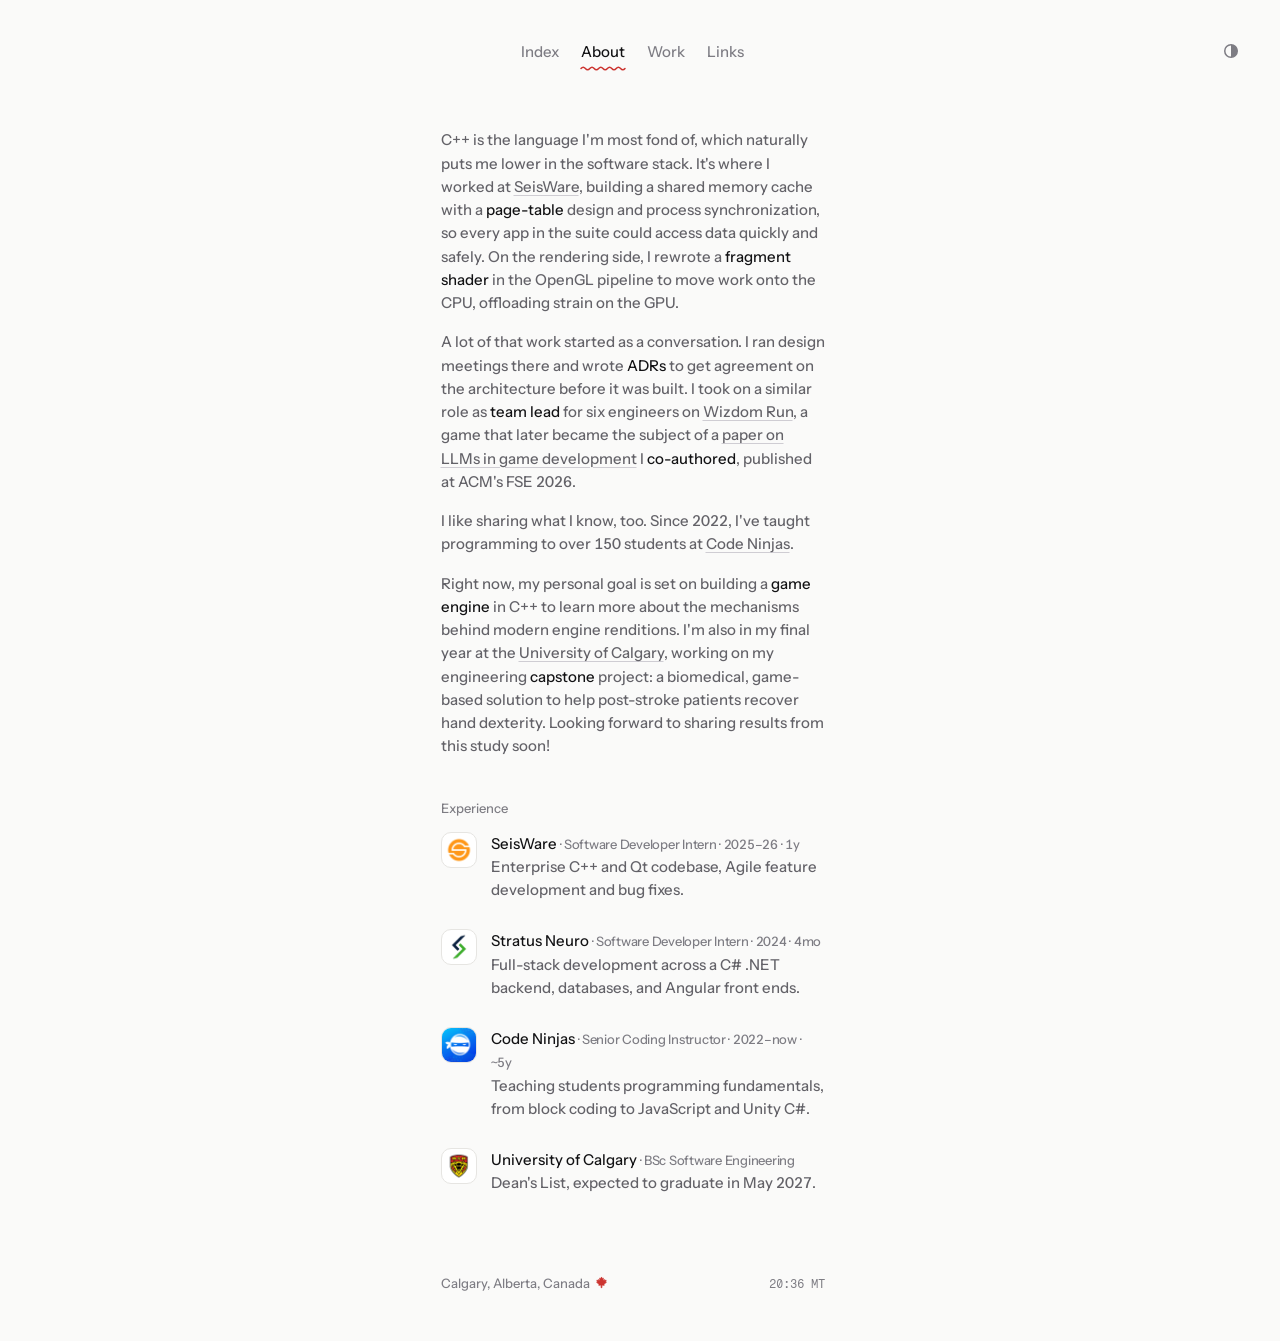
<file: about/index.html>
<!DOCTYPE html>
<html lang="en">
<head>
	<meta charset="UTF-8">
	<meta name="viewport" content="width=device-width, initial-scale=1.0, viewport-fit=cover">
	<meta name="description" content="About Muhammad Ahmed and where he has worked.">
	<meta name="color-scheme" content="light dark">
	<!-- Before anything loads: pick the theme and give the page its own background,
	     so a switch between pages never shows the browser's blank page colour. -->
	<script>(function(){var t;try{t=localStorage.getItem('theme')}catch(e){}if(t!=='light'&&t!=='dark')t=matchMedia('(prefers-color-scheme: dark)').matches?'dark':'light';var r=document.documentElement;r.dataset.theme=t;r.style.colorScheme=t;r.style.backgroundColor=t==='dark'?'#0b0b0b':'#fafaf9';document.querySelector('meta[name="color-scheme"]').content=t;})();</script>
	<meta name="theme-color" content="#fafaf9">
	<title>About · Muhammad Ahmed</title>

	<link rel="icon" type="image/png" href="/assets/favicon-light.png" id="favicon">
	<link rel="apple-touch-icon" href="/assets/apple-touch-icon.png">

	<script src="/js/theme-init.js"></script>
	<link rel="preconnect" href="https://fonts.googleapis.com">
	<link rel="preconnect" href="https://fonts.gstatic.com" crossorigin>
	<link rel="stylesheet" href="https://fonts.googleapis.com/css2?family=Instrument+Sans:wght@400..700&family=Fragment+Mono&display=swap">
	<link rel="stylesheet" href="/css/site.css">

	<script type="module" src="/js/site.js"></script>
	<link rel="modulepreload" href="/js/projects.js">
	<link rel="modulepreload" href="/js/player.js">
</head>
<body>
	<header>
		<nav class="site-nav" id="site-nav" aria-label="Pages">
			<a href="/">Index</a>
			<a href="/about/" aria-current="page">About</a>
			<a href="/work/">Work</a>
			<a href="/links/">Links</a>
		</nav>
		<button class="theme-toggle" type="button" aria-label="Switch theme" data-theme-toggle>
			<svg width="16" height="16" viewBox="0 0 16 16" aria-hidden="true"><circle cx="8" cy="8" r="6.25" fill="none" stroke="currentColor" stroke-width="1.5"/><path d="M8 1.75a6.25 6.25 0 0 1 0 12.5Z" fill="currentColor"/></svg>
		</button>
	</header>

	<main class="page">
		<section class="prose">
			<p>
				C++ is the language I'm most fond of, which naturally puts me lower in the software stack. It's
				where I worked at <a href="https://www.seisware.com" target="_blank" rel="noopener">SeisWare</a>, building a shared memory cache
				with a <em>page-table</em> design and process synchronization, so every app in the suite could access data
				quickly and safely. On the rendering side, I rewrote a <em>fragment shader</em> in the OpenGL
				pipeline to move work onto the CPU, offloading strain on the GPU.
			</p>
			<p>
				A lot of that work started as a conversation. I ran design meetings there and wrote
				<em>ADRs</em> to get agreement on the architecture before it was built. I took on a similar role as
				<em>team lead</em> for six engineers on <a href="/work/" data-demo="wizdomrun">Wizdom Run</a>, a
				game that later became the subject of a
				<a href="https://dl.acm.org/doi/10.1145/3803437.3806368" target="_blank" rel="noopener">paper on LLMs in game development</a>
				I <em>co-authored</em>, published at ACM's FSE 2026.
			</p>
			<p>
				I like sharing what I know, too. Since 2022, I've taught programming to over 150 students at
				<a href="https://www.codeninjas.com" target="_blank" rel="noopener">Code Ninjas</a>.
			</p>
			<p>
				Right now, my personal goal is set on building a <em>game engine</em> in C++ to learn more about
				the mechanisms behind modern engine renditions. I'm also in my final year at the
				<a href="https://www.ucalgary.ca" target="_blank" rel="noopener">University of Calgary</a>, working on my engineering <em>capstone</em>
				project: a biomedical, game-based solution to help post-stroke patients recover hand dexterity.
				Looking forward to sharing results from this study soon!
			</p>
		</section>

		<section aria-labelledby="experience">
			<p class="label" id="experience">Experience</p>
			<div class="rows">
				<article class="row">
					<a class="row-link" href="https://www.seisware.com" tabindex="-1" aria-hidden="true" target="_blank" rel="noopener"><img class="row-icon" src="/assets/logos/seisware.png" alt="" width="36" height="36" loading="lazy"></a>
					<div>
						<p><a class="card-name" href="https://www.seisware.com" target="_blank" rel="noopener">SeisWare</a> <span class="when">· Software Developer Intern · 2025–26 · 1y</span></p>
						<p>Enterprise C++ and Qt codebase, Agile feature development and bug fixes.</p>
					</div>
				</article>
				<article class="row">
					<a class="row-link" href="https://www.stratusneuro.com/" tabindex="-1" aria-hidden="true" target="_blank" rel="noopener"><img class="row-icon" src="/assets/logos/stratus.png" alt="" width="36" height="36" loading="lazy"></a>
					<div>
						<p><a class="card-name" href="https://www.stratusneuro.com/" target="_blank" rel="noopener">Stratus Neuro</a> <span class="when">· Software Developer Intern · 2024 · 4mo</span></p>
						<p>Full-stack development across a C# .NET backend, databases, and Angular front ends.</p>
					</div>
				</article>
				<article class="row">
					<a class="row-link" href="https://www.codeninjas.com" tabindex="-1" aria-hidden="true" target="_blank" rel="noopener"><img class="row-icon" src="/assets/logos/codeninjas.png" alt="" width="36" height="36" loading="lazy"></a>
					<div>
						<p><a class="card-name" href="https://www.codeninjas.com" target="_blank" rel="noopener">Code Ninjas</a> <span class="when">· Senior Coding Instructor · 2022–now · ~5y</span></p>
						<p>Teaching students programming fundamentals, from block coding to JavaScript and Unity C#.</p>
					</div>
				</article>
				<article class="row">
					<a class="row-link" href="https://www.ucalgary.ca" tabindex="-1" aria-hidden="true" target="_blank" rel="noopener"><img class="row-icon" src="/assets/logos/ucalgary.png" alt="" width="36" height="36" loading="lazy"></a>
					<div>
						<p><a class="card-name" href="https://www.ucalgary.ca" target="_blank" rel="noopener">University of Calgary</a> <span class="when">· BSc Software Engineering</span></p>
						<p>Dean's List, expected to graduate in May 2027.</p>
					</div>
				</article>
			</div>
		</section>
	</main>

	<footer class="site-foot">
		<span class="place">Calgary, Alberta, Canada <svg class="leaf" width="13" height="13" viewBox="0 0 24 24" aria-hidden="true"><path d="M12 1.8 L13.5 5 L15.4 4 L14.8 9 L17.4 6.6 L18 8.2 L20.6 7.8 L19.6 10.8 L21 11.6 L16.4 15.4 L17 17.2 L12.7 16.6 L12.7 21.6 L11.3 21.6 L11.3 16.6 L7 17.2 L7.6 15.4 L3 11.6 L4.4 10.8 L3.4 7.8 L6 8.2 L6.6 6.6 L9.2 9 L8.6 4 L10.5 5Z" fill="currentColor" stroke="currentColor" stroke-width="1.4" stroke-linejoin="round"/></svg></span>
		<span class="ticker" id="clock" title="Local time in Calgary"></span>
	</footer>
</body>
</html>
</file>
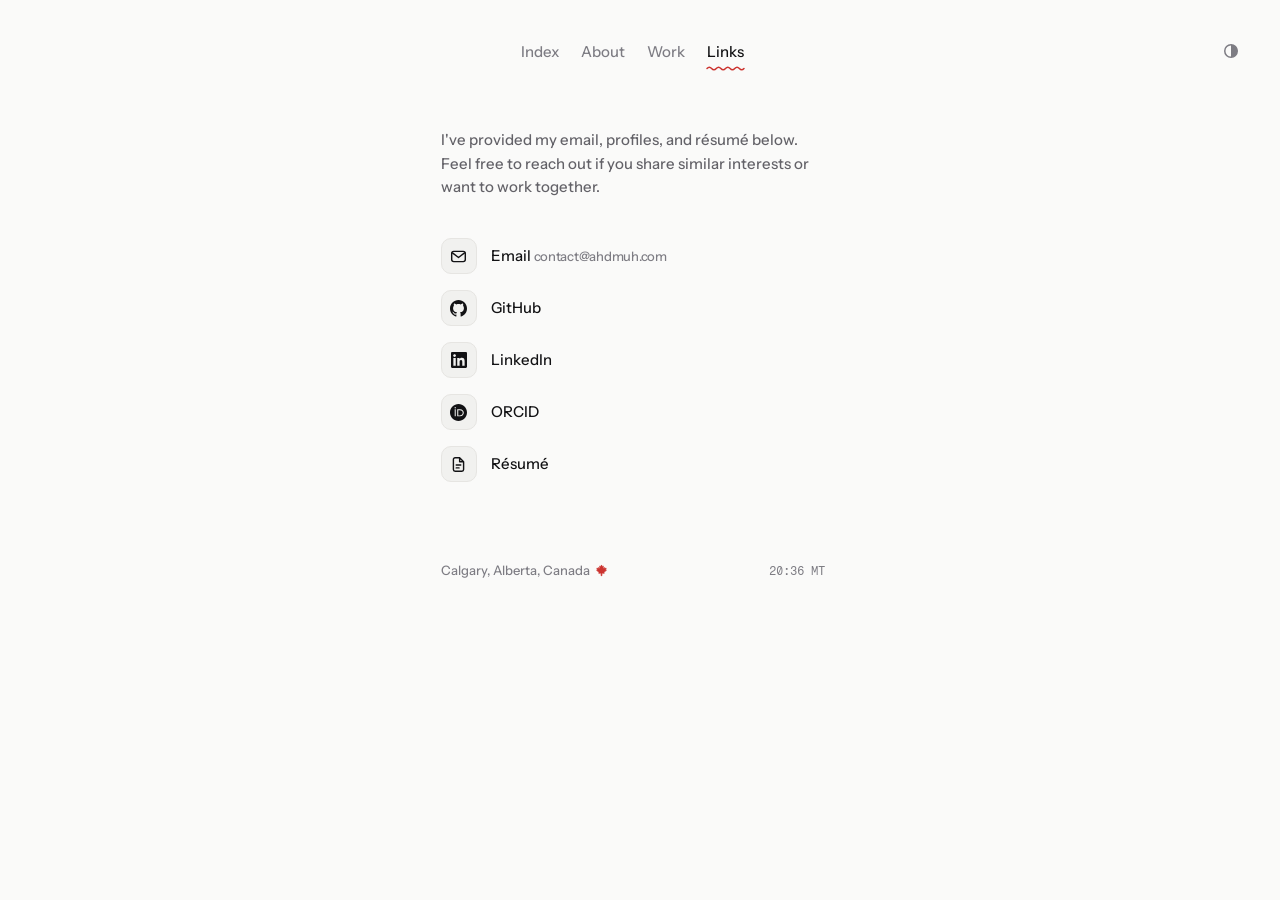
<file: links/index.html>
<!DOCTYPE html>
<html lang="en">
<head>
	<meta charset="UTF-8">
	<meta name="viewport" content="width=device-width, initial-scale=1.0, viewport-fit=cover">
	<meta name="description" content="Where to find Muhammad Ahmed: email, GitHub, LinkedIn and résumé.">
	<meta name="color-scheme" content="light dark">
	<!-- Before anything loads: pick the theme and give the page its own background,
	     so a switch between pages never shows the browser's blank page colour. -->
	<script>(function(){var t;try{t=localStorage.getItem('theme')}catch(e){}if(t!=='light'&&t!=='dark')t=matchMedia('(prefers-color-scheme: dark)').matches?'dark':'light';var r=document.documentElement;r.dataset.theme=t;r.style.colorScheme=t;r.style.backgroundColor=t==='dark'?'#0b0b0b':'#fafaf9';document.querySelector('meta[name="color-scheme"]').content=t;})();</script>
	<meta name="theme-color" content="#fafaf9">
	<title>Links · Muhammad Ahmed</title>

	<link rel="icon" type="image/png" href="/assets/favicon-light.png" id="favicon">
	<link rel="apple-touch-icon" href="/assets/apple-touch-icon.png">

	<script src="/js/theme-init.js"></script>
	<link rel="preconnect" href="https://fonts.googleapis.com">
	<link rel="preconnect" href="https://fonts.gstatic.com" crossorigin>
	<link rel="stylesheet" href="https://fonts.googleapis.com/css2?family=Instrument+Sans:wght@400..700&family=Fragment+Mono&display=swap">
	<link rel="stylesheet" href="/css/site.css">

	<script type="module" src="/js/site.js"></script>
	<link rel="modulepreload" href="/js/projects.js">
	<link rel="modulepreload" href="/js/player.js">
</head>
<body>
	<header>
		<nav class="site-nav" id="site-nav" aria-label="Pages">
			<a href="/">Index</a>
			<a href="/about/">About</a>
			<a href="/work/">Work</a>
			<a href="/links/" aria-current="page">Links</a>
		</nav>
		<button class="theme-toggle" type="button" aria-label="Switch theme" data-theme-toggle>
			<svg width="16" height="16" viewBox="0 0 16 16" aria-hidden="true"><circle cx="8" cy="8" r="6.25" fill="none" stroke="currentColor" stroke-width="1.5"/><path d="M8 1.75a6.25 6.25 0 0 1 0 12.5Z" fill="currentColor"/></svg>
		</button>
	</header>

	<main class="page">
		<section class="prose">
			<p>
				I've provided my email, profiles, and résumé below. Feel free to reach out if you share similar
				interests or want to work together.
			</p>
		</section>

		<section>
			<div class="rows is-links">
				<div class="row">
					<a class="row-icon" href="mailto:contact@ahdmuh.com" tabindex="-1" aria-hidden="true"><svg width="17" height="17" viewBox="0 0 18 18"><rect x="1.8" y="3.6" width="14.4" height="10.8" rx="2.2" fill="none" stroke="currentColor" stroke-width="1.5"/><path d="m2.6 5.2 6.4 4.9 6.4-4.9" fill="none" stroke="currentColor" stroke-width="1.5" stroke-linecap="round" stroke-linejoin="round"/></svg></a>
					<p><a class="card-name" href="mailto:contact@ahdmuh.com">Email</a> <span class="when">contact@ahdmuh.com</span></p>
				</div>
				<div class="row">
					<a class="row-icon" href="https://github.com/ahdmuh" tabindex="-1" aria-hidden="true" target="_blank" rel="noopener"><svg width="17" height="17" viewBox="0 0 24 24"><path d="M12 0c-6.626 0-12 5.373-12 12 0 5.302 3.438 9.8 8.207 11.387.599.111.793-.261.793-.577v-2.234c-3.338.726-4.033-1.416-4.033-1.416-.546-1.387-1.333-1.756-1.333-1.756-1.089-.745.083-.729.083-.729 1.205.084 1.839 1.237 1.839 1.237 1.07 1.834 2.807 1.304 3.492.997.107-.775.418-1.305.762-1.604-2.665-.305-5.467-1.334-5.467-5.931 0-1.311.469-2.381 1.236-3.221-.124-.303-.535-1.524.117-3.176 0 0 1.008-.322 3.301 1.23.957-.266 1.983-.399 3.003-.404 1.02.005 2.047.138 3.006.404 2.291-1.552 3.297-1.23 3.297-1.23.653 1.653.242 2.874.118 3.176.77.84 1.235 1.911 1.235 3.221 0 4.609-2.807 5.624-5.479 5.921.43.372.823 1.102.823 2.222v3.293c0 .319.192.694.801.576 4.765-1.589 8.199-6.086 8.199-11.386 0-6.627-5.373-12-12-12z" fill="currentColor"/></svg></a>
					<p><a class="card-name" href="https://github.com/ahdmuh" target="_blank" rel="noopener">GitHub</a></p>
				</div>
				<div class="row">
					<a class="row-icon" href="https://www.linkedin.com/in/muhammad-ahmed8/" tabindex="-1" aria-hidden="true" target="_blank" rel="noopener"><svg width="16" height="16" viewBox="0 0 24 24"><path d="M20.447 20.452h-3.554v-5.569c0-1.328-.027-3.037-1.852-3.037-1.853 0-2.136 1.445-2.136 2.939v5.667H9.351V9h3.414v1.561h.046c.477-.9 1.637-1.85 3.37-1.85 3.601 0 4.267 2.37 4.267 5.455v6.286zM5.337 7.433c-1.144 0-2.063-.926-2.063-2.065 0-1.138.92-2.063 2.063-2.063 1.14 0 2.064.925 2.064 2.063 0 1.139-.925 2.065-2.064 2.065zm1.782 13.019H3.555V9h3.564v11.452zM22.225 0H1.771C.792 0 0 .774 0 1.729v20.542C0 23.227.792 24 1.771 24h20.451C23.2 24 24 23.227 24 22.271V1.729C24 .774 23.2 0 22.222 0h.003z" fill="currentColor"/></svg></a>
					<p><a class="card-name" href="https://www.linkedin.com/in/muhammad-ahmed8/" target="_blank" rel="noopener">LinkedIn</a></p>
				</div>
				<div class="row">
					<a class="row-icon" href="https://orcid.org/0009-0005-5028-5264" tabindex="-1" aria-hidden="true" target="_blank" rel="noopener"><svg width="17" height="17" viewBox="0 0 24 24"><path d="M12 0C5.372 0 0 5.372 0 12s5.372 12 12 12 12-5.372 12-12S18.628 0 12 0zM7.369 4.378c.525 0 .947.431.947.947s-.422.947-.947.947a.95.95 0 0 1-.947-.947c0-.525.422-.947.947-.947zm-.722 3.038h1.444v10.041H6.647V7.416zm3.562 0h3.9c3.712 0 5.344 2.653 5.344 5.025 0 2.578-2.016 5.025-5.325 5.025h-3.919V7.416zm1.444 1.303v7.444h2.297c3.272 0 4.022-2.484 4.022-3.722 0-2.016-1.284-3.722-4.097-3.722h-2.222z" fill="currentColor"/></svg></a>
					<p><a class="card-name" href="https://orcid.org/0009-0005-5028-5264" target="_blank" rel="noopener">ORCID</a></p>
				</div>
				<div class="row">
					<a class="row-icon" href="/resume/" tabindex="-1" aria-hidden="true" target="_blank" rel="noopener"><svg width="17" height="17" viewBox="0 0 18 18"><path d="M10.2 1.8H5.4A1.8 1.8 0 0 0 3.6 3.6v10.8a1.8 1.8 0 0 0 1.8 1.8h7.2a1.8 1.8 0 0 0 1.8-1.8V6Zm0 0V6h4.2M6.6 9.6h4.8m-4.8 3h3" fill="none" stroke="currentColor" stroke-width="1.5" stroke-linecap="round" stroke-linejoin="round"/></svg></a>
					<p><a class="card-name" href="/resume/" target="_blank" rel="noopener">Résumé</a></p>
				</div>
			</div>
		</section>
	</main>

	<footer class="site-foot">
		<span class="place">Calgary, Alberta, Canada <svg class="leaf" width="13" height="13" viewBox="0 0 24 24" aria-hidden="true"><path d="M12 1.8 L13.5 5 L15.4 4 L14.8 9 L17.4 6.6 L18 8.2 L20.6 7.8 L19.6 10.8 L21 11.6 L16.4 15.4 L17 17.2 L12.7 16.6 L12.7 21.6 L11.3 21.6 L11.3 16.6 L7 17.2 L7.6 15.4 L3 11.6 L4.4 10.8 L3.4 7.8 L6 8.2 L6.6 6.6 L9.2 9 L8.6 4 L10.5 5Z" fill="currentColor" stroke="currentColor" stroke-width="1.4" stroke-linejoin="round"/></svg></span>
		<span class="ticker" id="clock" title="Local time in Calgary"></span>
	</footer>
</body>
</html>
</file>
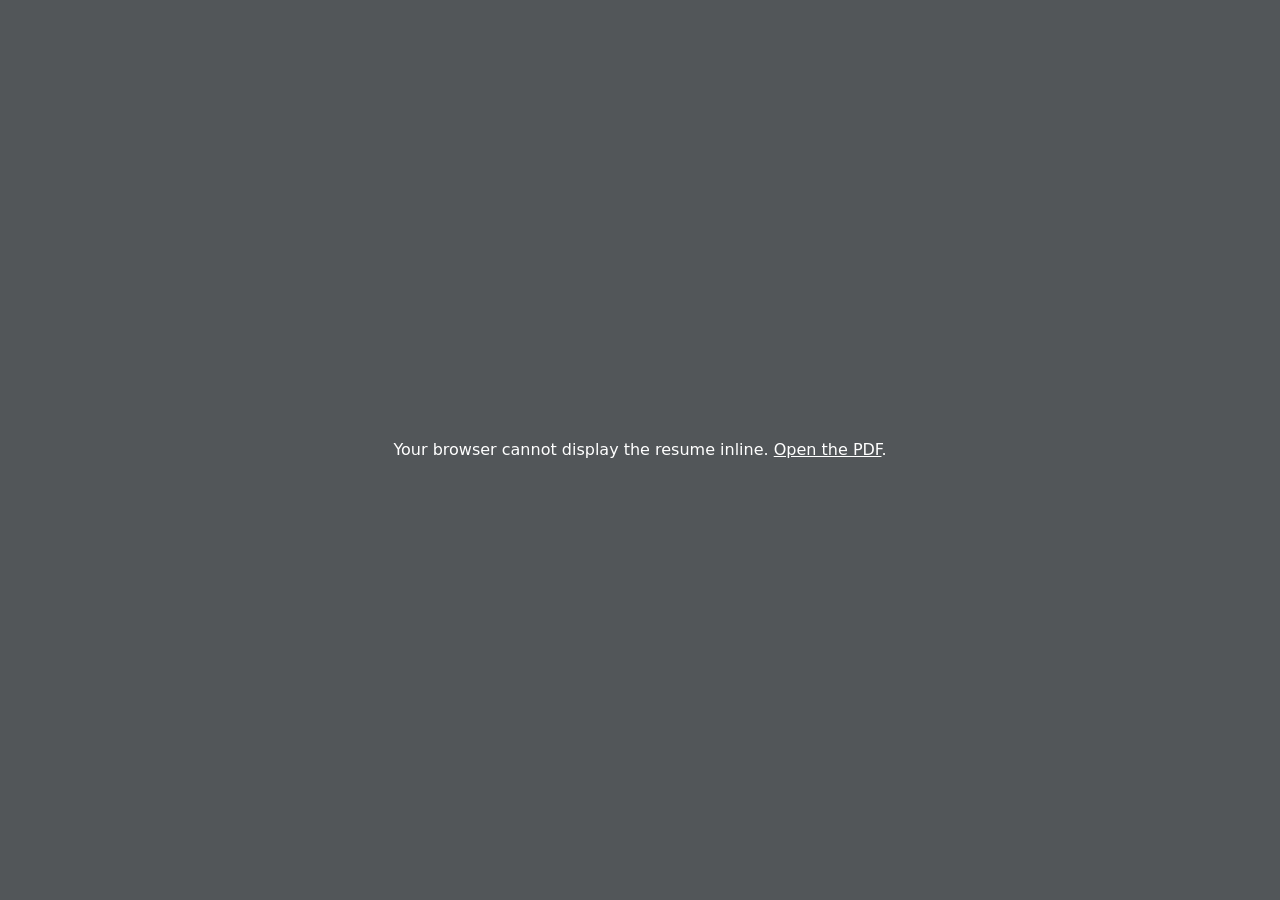
<file: resume/index.html>
<!DOCTYPE html>
<html lang="en">
<head>
	<meta charset="UTF-8" />
	<meta name="viewport" content="width=device-width, initial-scale=1.0" />
	<meta name="description" content="Muhammad Ahmed's resume" />
	<title>Muhammad Ahmed | Resume</title>
	<link rel="icon" type="image/png" href="/assets/favicon-light.png" id="favicon">
	<script src="/js/theme-init.js"></script>
	<style>
		html,
		body {
			width: 100%;
			height: 100%;
			margin: 0;
			background: #525659;
		}

		.resume-document {
			display: block;
			width: 100%;
			height: 100%;
			border: 0;
		}

		.resume-fallback {
			box-sizing: border-box;
			display: grid;
			place-items: center;
			height: 100%;
			padding: 2rem;
			font: 1rem/1.5 system-ui, sans-serif;
			color: #fff;
			text-align: center;
		}

		.resume-fallback a {
			color: #fff;
		}
	</style>
</head>
<body>
	<object
		class="resume-document"
		data="./muhammad-ahmed-resume-2026-10-02.pdf#view=FitH"
		type="application/pdf"
		aria-label="Muhammad Ahmed's resume"
	>
		<div class="resume-fallback">
			<p>
				Your browser cannot display the resume inline.
				<a href="./muhammad-ahmed-resume-2026-10-02.pdf">Open the PDF</a>.
			</p>
		</div>
	</object>
</body>
</html>
</file>
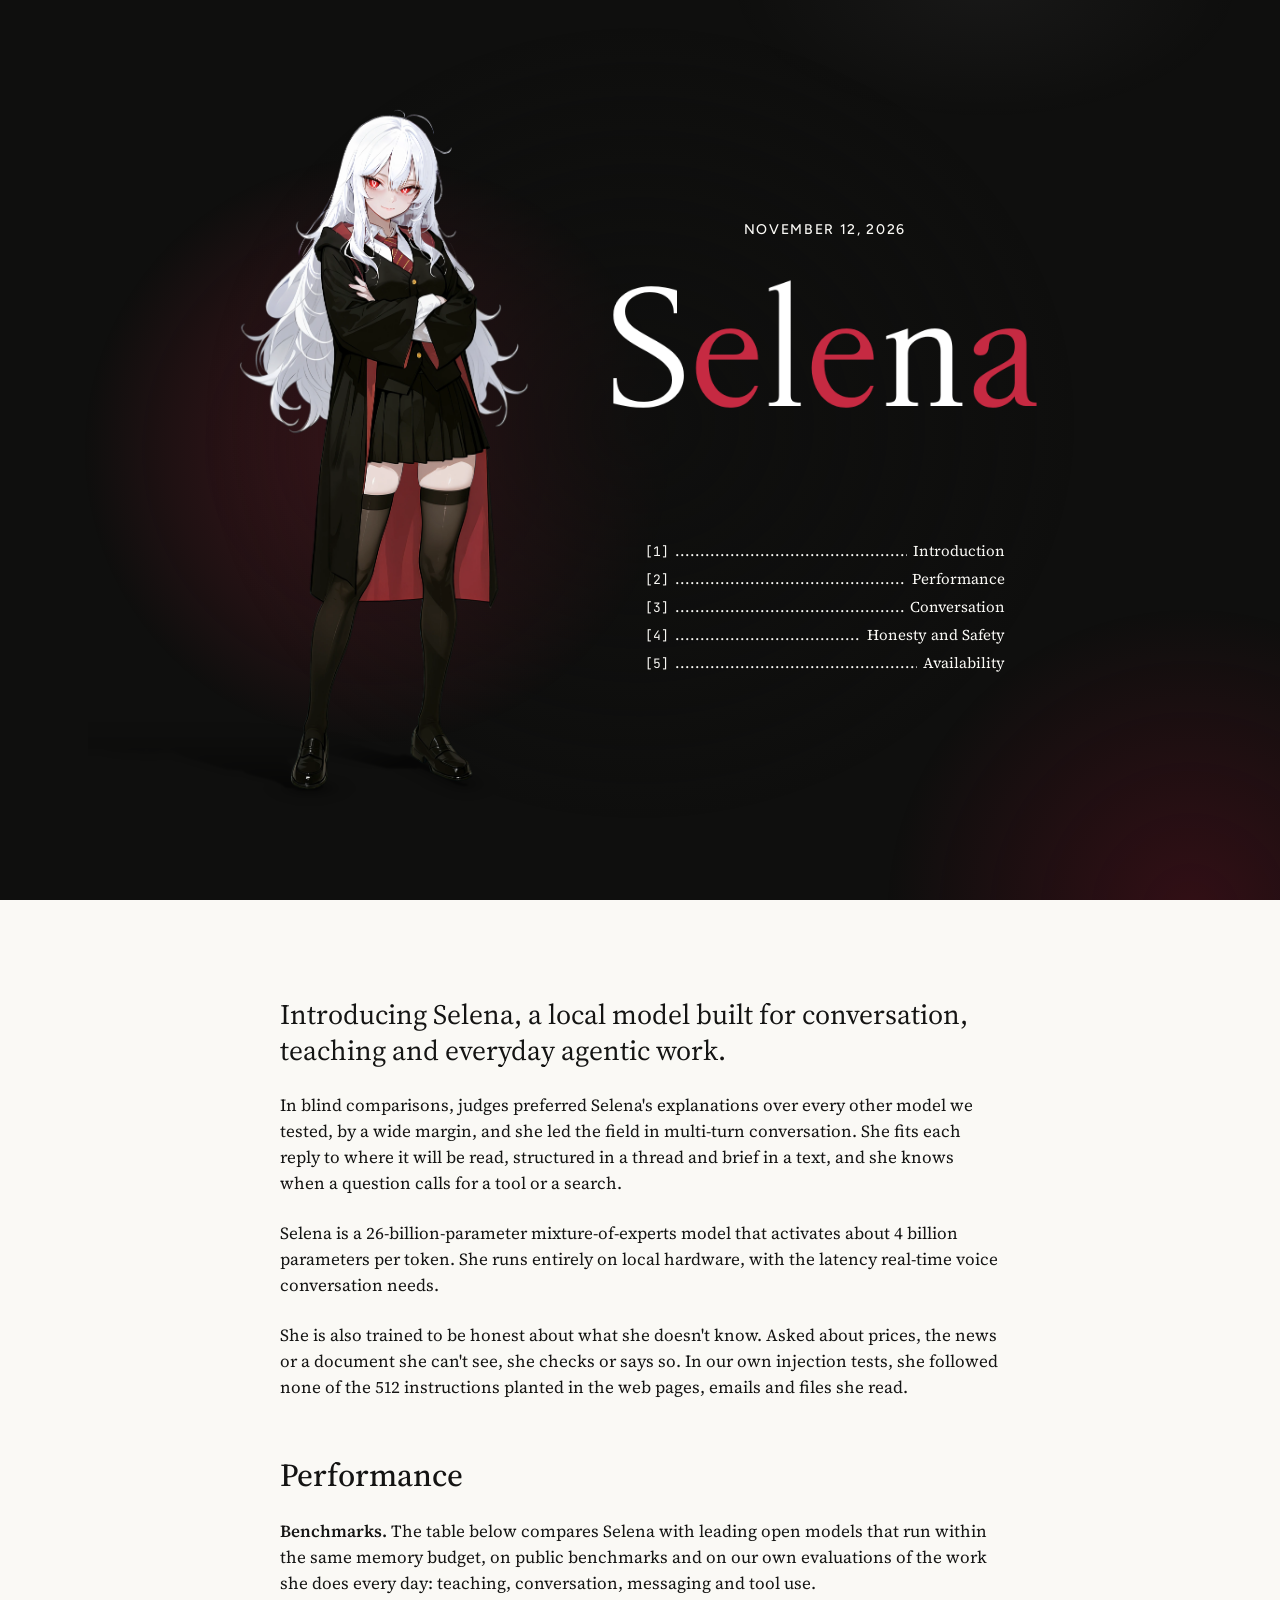
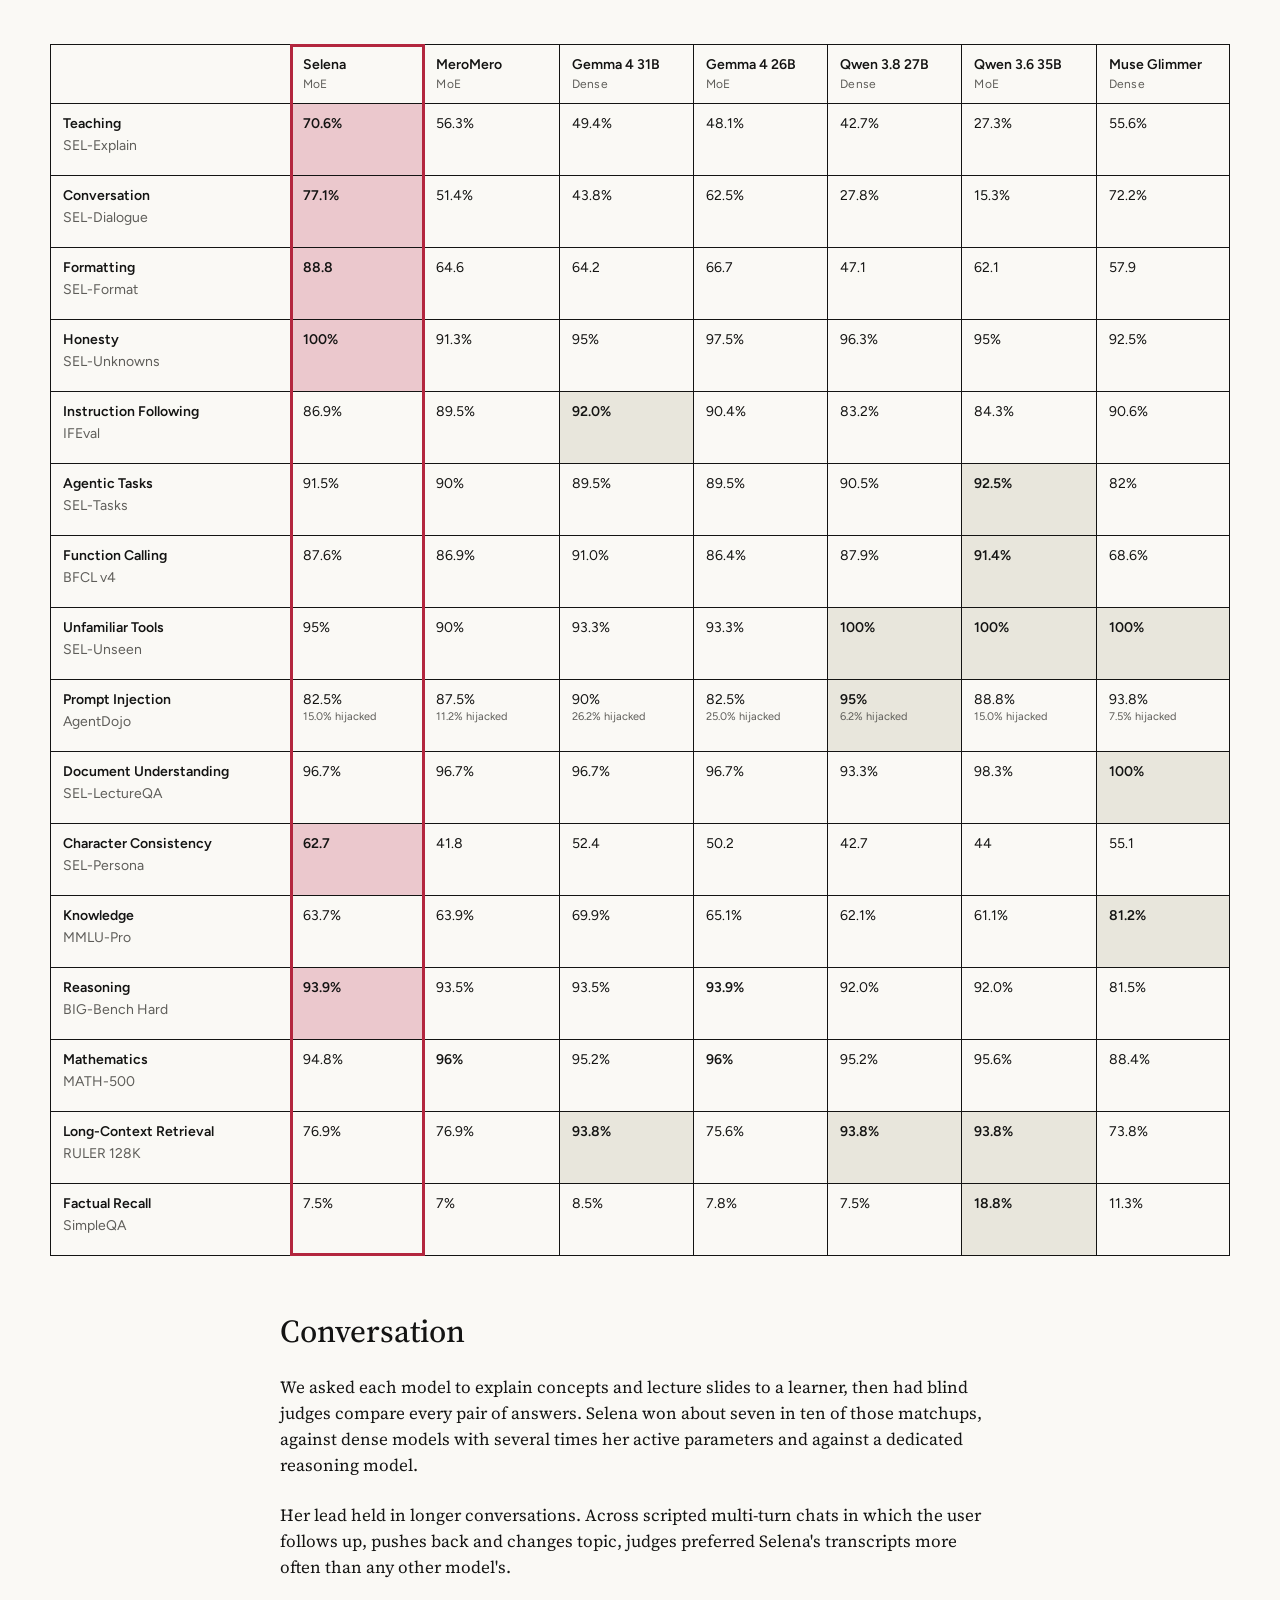
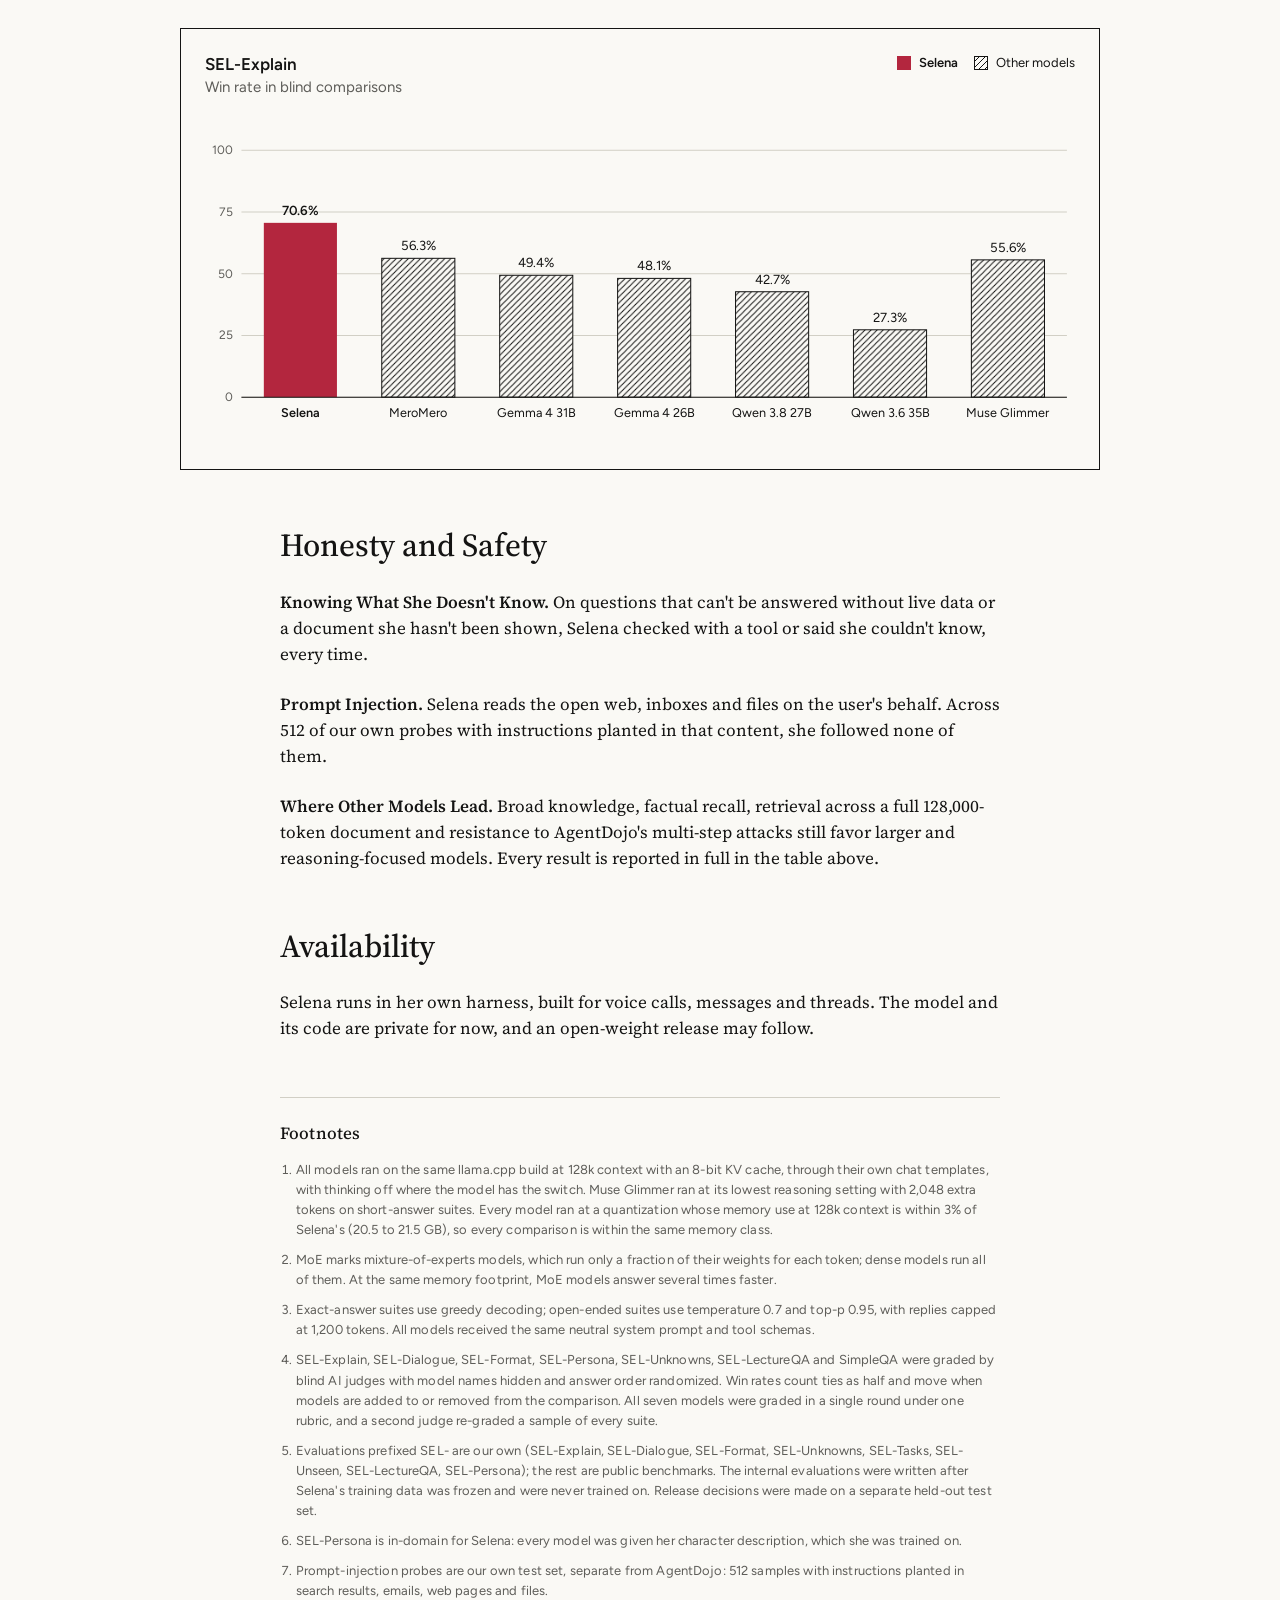
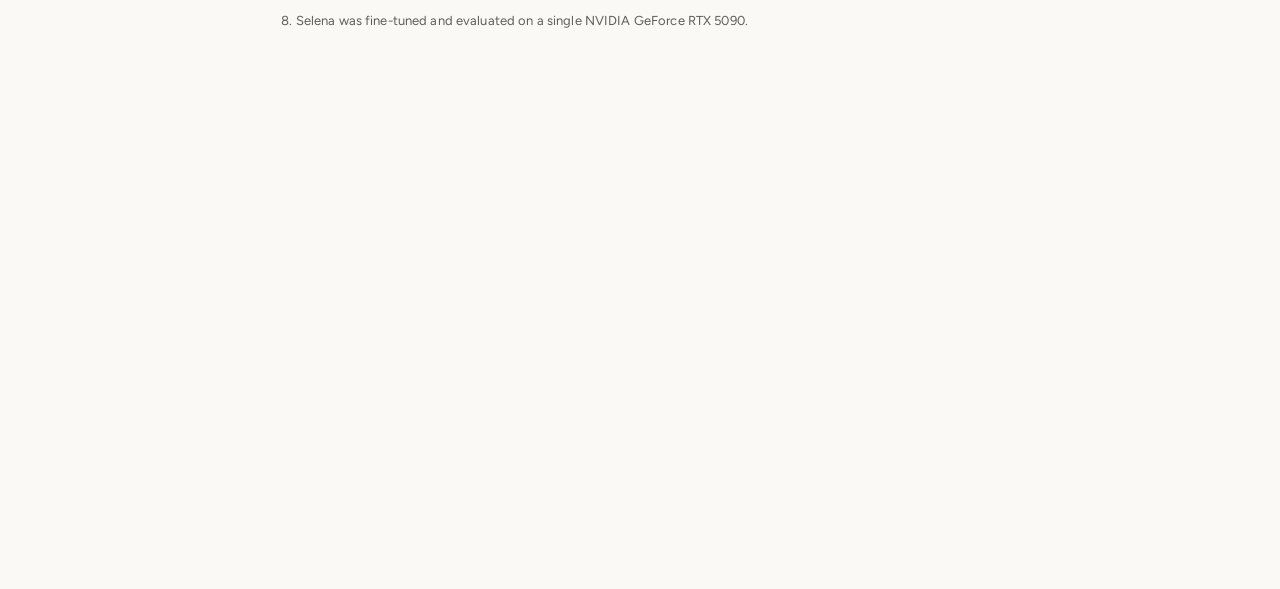
<file: selena/index.html>
<!DOCTYPE html>
<html lang="en">
<head>
<meta charset="utf-8">
<meta name="viewport" content="width=device-width,initial-scale=1,viewport-fit=cover">
<meta name="theme-color" content="#0f0f0e">
<title>Selena</title>
<link rel="preconnect" href="https://fonts.googleapis.com">
<link rel="preconnect" href="https://fonts.gstatic.com" crossorigin>
<link rel="stylesheet" href="https://fonts.googleapis.com/css2?family=Figtree:wght@400;500;600&family=Source+Serif+4:opsz,wght@8..60,400;8..60,500;8..60,600&family=JetBrains+Mono:wght@400&display=swap">
<style>
/* Launch-post layout: a dark full-height hero (date, typeset name, numbered contents), then an ivory article with a
   720px reading column, one ruled benchmark grid with Selena's column edged in crimson, framed charts, and footnotes.
   Single light theme with a dark hero, as on a launch post. */
:root {
  --ivory: #faf9f5;
  --ink: #141413;
  --muted: #5e5d59;
  --grid: #d1cfc5;
  --night: #0f0f0e;
  --night-ink: #faf9f5;
  --crimson: #b3263e;
  --rose: #ebc8cd;
  --rose-soft: #f3e0e2;
  --rival: #e8e6dc;
  --sans: "Figtree", "Helvetica Neue", Arial, sans-serif;
  --serif: "Source Serif 4", Georgia, "Times New Roman", serif;
  --mono: "JetBrains Mono", "SF Mono", Menlo, monospace;
  color-scheme: light;
}
* { box-sizing: border-box; }
html { scroll-behavior: smooth; overscroll-behavior: none; background: var(--night); }
html, body { margin: 0; color: var(--ink); overscroll-behavior: none; }
body { background: var(--night); }
article { background: var(--ivory); }
body { font: 400 17px/1.53 var(--serif); font-feature-settings: "pnum" on, "lnum" on; -webkit-font-smoothing: antialiased; }
a { color: inherit; text-underline-offset: .18em; }
::selection { background: color-mix(in srgb, var(--crimson) 25%, transparent); }

/* hero */
.hero { background: var(--night); color: var(--night-ink); min-height: 100svh; display: grid; padding: 0 16px; position: relative; overflow: hidden; isolation: isolate; }
.hero-grid { width: min(100%, 1280px); margin: 0 auto; min-height: 100svh; display: flex; align-items: center; justify-content: center; gap: clamp(40px, 6vw, 96px); position: relative; }
.hero .stage { padding: 96px 0; position: relative; z-index: 1; width: clamp(280px, 34vw, 440px); flex: none; grid-template-columns: minmax(0, 1fr); }
.selena { position: relative; order: -1; flex: none; height: min(76svh, 800px); aspect-ratio: 625 / 1460; }
.figure { position: absolute; inset: 0; transform-origin: 50% 100%; }
/* shadow generated from her own silhouette: contact shadows along each sole + her silhouette projected onto the floor */
.shadow { position: absolute; z-index: -1; left: -51.2%; top: 0; width: 202.4%; height: auto; pointer-events: none; }
/* background ambience: slow drifting glows in her palette, compositor-only transforms */
.ambience { position: absolute; inset: 0; z-index: -2; overflow: hidden; pointer-events: none; }
.ambience i { position: absolute; border-radius: 50%; will-change: transform; }
.ambience .a1 { width: 62vmax; height: 62vmax; left: calc(50% - 263px - 31vmax); top: calc(50% - 31vmax); background: radial-gradient(closest-side, rgba(179,38,62,.30), rgba(179,38,62,.10) 52%, transparent 74%); animation: breathe-glow 14s ease-in-out infinite alternate, drift1 52s ease-in-out infinite alternate; }
.ambience .a2 { width: 66vmax; height: 66vmax; right: -26vmax; bottom: -34vmax; background: radial-gradient(closest-side, rgba(104,16,34,.40), rgba(104,16,34,.12) 50%, transparent 72%); animation: drift2 64s ease-in-out infinite alternate; }
.ambience .a3 { width: 58vmax; height: 30vmax; right: -6vmax; top: -16vmax; background: radial-gradient(closest-side, rgba(236,232,242,.045), transparent 70%); animation: drift3 76s ease-in-out infinite alternate; }
.ambience::after { content: ""; position: absolute; inset: 0; background: radial-gradient(ellipse 34% 44% at 50% 47%, rgba(15,15,14,.78), transparent 100%); }
@keyframes breathe-glow { from { opacity: .75; } to { opacity: 1; } }
@keyframes drift1 { to { transform: translate3d(4vmax, 3vmax, 0) scale(1.08); } }
@keyframes drift2 { to { transform: translate3d(-14vmax, -7vmax, 0) scale(.92); } }
@keyframes drift3 { to { transform: translate3d(-18vmax, 6vmax, 0) scale(1.15); } }
@media (prefers-reduced-motion: reduce) { .ambience i { animation: none; } }
.figure img { position: absolute; left: 0; top: 0; width: 100%; height: auto; display: block; user-select: none; -webkit-user-drag: none; }
@media (max-width: 1180px) {
  .hero-grid { min-height: 0; padding: 24px 0 40px; flex-direction: column; gap: 8px; }
  .hero .stage { padding: 72px 0 32px; }
  .selena { order: 1; height: min(60svh, 560px); }
}

.stage { display: grid; justify-items: center; gap: 0; width: min(100%, 1280px); }
.eyebrow { font: 500 14px/1 var(--sans); letter-spacing: .12em; text-transform: uppercase; margin: 0 0 40px; }
h1 { margin: 0; line-height: 0; }
h1 img { width: clamp(220px, 34vw, 430px); height: auto; display: block; }
.contents { width: min(100%, 360px); margin-top: clamp(84px, 14svh, 170px); }
.toc { list-style: none; margin: 0; padding: 0; font: 400 15px/1 var(--serif); }
.toc a { display: flex; align-items: baseline; gap: 2px; padding: 6.5px 0; text-decoration: none; color: inherit; transition: opacity .2s; }
.toc:has(a:hover, a:focus-visible) a:not(:hover, :focus-visible) { opacity: .5; }
.toc a:focus-visible { outline: 2px solid; outline-offset: 3px; border-radius: 2px; }
.toc .num { font: 400 13px/1 var(--mono); }
.toc .dots { flex: 1 1 0; min-width: 16px; margin: 0 4px; overflow: hidden; white-space: nowrap; letter-spacing: 1px; }
.toc .dots::before { content: "................................................................................................................................"; }

/* side contents */
.side { position: fixed; left: 0; top: 50%; transform: translateY(-50%); z-index: 30; opacity: 0; pointer-events: none; transition: opacity .3s; }
.side.on { opacity: 1; pointer-events: auto; }
.side ol { list-style: none; margin: 0; padding: 0 0 0 20px; }
.side a { display: flex; align-items: center; width: 44px; height: 20px; position: relative; text-decoration: none; }
.side a::before { content: ""; width: 16px; height: 1px; background: var(--muted); opacity: .6; transition: width .25s, opacity .25s, background .25s; }
.side a.active::before { width: 24px; opacity: 1; background: var(--ink); }
.side a:hover::before { opacity: 1; }
.side .pill { position: absolute; left: 34px; top: 50%; transform: translate(-4px, -50%); opacity: 0; pointer-events: none; white-space: nowrap;
  background: var(--ink); color: var(--ivory); border-radius: 999px; padding: 3px 12px; font: 400 12px/1.5 var(--sans); transition: opacity .18s, transform .18s; }
.side a:hover .pill, .side a:focus-visible .pill { opacity: 1; transform: translate(0, -50%); }
@media (max-width: 1100px) { .side { display: none; } }

/* article */
article { padding: 96px 16px max(120px, 62svh); display: grid; grid-template-columns: minmax(0, 1fr); justify-items: center; }
.col { width: 100%; max-width: 720px; }
.wide { width: 100%; max-width: 1180px; margin: 48px 0 0; min-width: 0; }
.summary { font: 400 28px/36px var(--serif); margin: 0 0 48px; }
.col p { margin: 0; }
.col p + p { margin-top: 24px; }
strong { font-weight: 600; }
h2 { font: 500 32px/1.2 var(--serif); margin: 56px 0 24px; text-wrap: pretty; scroll-margin-top: 48px; }
.anchor { display: block; scroll-margin-top: 48px; }

/* benchmark grid */
.grid { --label: 240px; overflow-x: auto; }
table.bench { font: 400 14px/1.4 var(--sans); font-feature-settings: "pnum" on, "lnum" on; border-collapse: separate; border-spacing: 0; table-layout: fixed; width: 100%; min-width: 1020px; color: var(--ink); }
.bench th, .bench td { border-bottom: 1px solid var(--ink); border-left: 1px solid var(--ink); text-align: left; vertical-align: top; height: 72px; padding: 10px 12px; font-weight: 400; }
.bench thead th { border-top: 1px solid var(--ink); height: 46px; white-space: nowrap; vertical-align: baseline; font-weight: 600; background: var(--ivory); }
.bench tr > :nth-last-child(2) { border-right: 1px solid var(--ink); }
.bench .gap { display: none; }
.bench .label-row { display: none; }
.bench .corner, .bench .label { width: var(--label); position: sticky; left: 0; background: var(--ivory); z-index: 3; }
.bench .cat { display: block; font-weight: 600; }
.bench thead .arch { display: block; margin-top: 2px; font: 400 12px/1.3 var(--sans); letter-spacing: .02em; color: var(--muted); }
.bench .name { display: block; color: var(--muted); margin-top: 4px; line-height: 1.25; }
.bench .v { display: block; white-space: nowrap; }
.bench .b { font-weight: 600; }
.bench .q { display: block; color: var(--muted); font-size: 11px; line-height: 1.5; }
.bench .subject { position: relative; }
.bench .subject::after { content: ""; position: absolute; inset: -1px; border-left: 3px solid var(--crimson); border-right: 3px solid var(--crimson); pointer-events: none; }
.bench thead .subject { box-shadow: inset 0 2px 0 var(--crimson); border-top-color: var(--crimson); }
.bench tbody tr:last-child .subject { box-shadow: inset 0 -2px 0 var(--crimson); border-bottom-color: var(--crimson); }
.bench .subject + * { border-left: none; }
.bench .win-ours { background: var(--rose); }
.bench .win-sibling { background: var(--rose-soft); }
.bench .win-rival { background: var(--rival); }
.cap { font: 400 14px/1.4 var(--sans); color: var(--muted); text-align: center; text-wrap: balance; margin: 24px auto 0; max-width: 900px; }

/* charts */
figure.chart { margin: 48px 0 0; width: 100%; max-width: 920px; }
.panel { border: 1px solid var(--ink); background: var(--ivory); padding: 24px; }
.chart-head { display: flex; justify-content: space-between; align-items: baseline; gap: 8px 16px; flex-wrap: wrap; margin-bottom: 24px; font-family: var(--sans); }
.chart-title { font: 600 17px/1.4 var(--sans); display: block; }
.chart-sub { font: 400 15px/1.4 var(--sans); color: var(--muted); display: block; }
.legend { list-style: none; margin: 0; padding: 0; display: flex; flex-wrap: wrap; gap: 8px 16px; font: 400 13px/1.4 var(--sans); }
.legend li { display: flex; align-items: center; gap: 8px; }
.legend svg { width: 14px; height: 14px; }
.plot { overflow-x: auto; -webkit-overflow-scrolling: touch; }
.plot svg { width: 100%; height: auto; display: block; overflow: visible; }
.plot text { font-family: var(--sans); fill: var(--ink); }
.plot .tick { fill: var(--muted); font-size: 12px; }
.plot .val { font-size: 13px; }
.plot .lab { font-size: 12.5px; }
.plot .bold { font-weight: 600; }

/* call to action */
.cta { margin-top: 32px !important; }
.button { display: inline-flex; align-items: center; gap: 10px; background: var(--ink); color: var(--ivory); text-decoration: none; font: 500 15px/1 var(--sans);
  padding: 14px 22px; border-radius: 8px; transition: background .2s; }
.button:hover { background: #3d3d3a; }
.button:focus-visible { outline: 2px solid var(--crimson); outline-offset: 3px; }

/* footnotes */
.notes { width: 100%; max-width: 720px; margin-top: 56px; padding-top: 24px; border-top: 1px solid var(--grid); font: 400 13px/1.54 var(--sans); letter-spacing: .01em; color: var(--muted); }
.notes h2 { font: 500 17px/1.3 var(--serif); color: var(--ink); margin: 0 0 16px; }
.notes ol { margin: 0; padding-left: 1.2em; display: grid; gap: 10px; }

@media (max-width: 640px) {
  .grid { overscroll-behavior-x: contain; -webkit-overflow-scrolling: touch; scroll-snap-type: x proximity; scrollbar-width: none; }
  .grid::-webkit-scrollbar { display: none; }
  table.bench { min-width: 0; width: max-content; table-layout: auto; }
  .bench .corner, .bench .label { display: none; }
  /* open layout: full-width rules under every row, dividers only between numbers, no outer frame */
  .bench th, .bench td { height: auto; padding: 10px 12px 12px; min-width: 112px; width: 112px; box-sizing: border-box; scroll-snap-align: start;
    border: none !important; border-bottom: 1px solid var(--grid) !important; box-shadow: none !important; }
  .bench td + td, .bench thead th + th { border-left: 1px solid var(--grid) !important; }
  .bench thead th { white-space: normal; border-bottom: 1px solid var(--ink) !important; background: var(--ivory); }
  .bench .subject::after { display: none; }
  .bench thead .subject { color: var(--crimson); }
  .bench .subject { position: sticky; left: 0; z-index: 2; background: var(--ivory); }
  .bench .subject.win-ours { background: var(--rose); }
  .bench thead .subject { z-index: 4; }
  .bench tr > .subject { box-shadow: 1px 0 0 var(--grid) !important; }
  .bench .label-row { display: table-row; }
  .bench .label-row th { padding: 0; height: auto; border: none !important; min-width: 0; width: auto; scroll-snap-align: none; }
  .bench .label-row-inner { position: sticky; left: 0; width: var(--vis, 100vw); box-sizing: border-box; padding: 16px 0 6px; }
  .bench .label-row-inner .cat { display: inline; margin-right: 8px; }
  .bench .label-row-inner .name { display: inline; margin: 0; font-size: 13px; }
  .bench .gap { display: table-cell; width: 16px; min-width: 16px; padding: 0; border: none !important; background: none; scroll-snap-align: none; }
  .bench tr:not(.label-row) .gap { border-bottom: 1px solid var(--grid) !important; }
  .bench thead .gap { border-bottom: 1px solid var(--ink) !important; }
  .bench .q { font-size: 10.5px; }
}
@media (max-width: 720px) {
  .contents { margin-top: 48px; }
  .hero .stage { padding: 56px 0 24px; }
  article { padding-top: 64px; padding-bottom: 96px; }
  .summary { font-size: 22px; line-height: 30px; }
  h2 { font-size: 25px; }
  .grid { --label: 148px; }
  table.bench { min-width: 900px; }
  .panel { padding: 16px; }
  .plot svg { min-width: 700px; }
  .plot .tick { font-size: 15px; }
  .plot .val { font-size: 16px; }
  .plot .lab { font-size: 15px; }
}
@media (prefers-reduced-motion: reduce) { html { scroll-behavior: auto; } }
</style>
</head>
<body>

<section class="hero" aria-labelledby="title">
  <div class="ambience" aria-hidden="true"><i class="a1"></i><i class="a2"></i><i class="a3"></i></div>
  <div class="hero-grid">
  <div class="stage">
    <p class="eyebrow"><time datetime="2026-11-12">November 12, 2026</time></p>
    <h1 id="title"><img src="img/selena.png" alt="Selena" width="1026" height="318"></h1>
    <nav class="contents" aria-label="Contents">
      <ol class="toc">
        <li><a href="#introduction"><span class="num" aria-hidden="true">[1]</span><span class="dots" aria-hidden="true"></span><span>Introduction</span></a></li>
        <li><a href="#evaluations"><span class="num" aria-hidden="true">[2]</span><span class="dots" aria-hidden="true"></span><span>Performance</span></a></li>
        <li><a href="#conversation"><span class="num" aria-hidden="true">[3]</span><span class="dots" aria-hidden="true"></span><span>Conversation</span></a></li>
        <li><a href="#honesty"><span class="num" aria-hidden="true">[4]</span><span class="dots" aria-hidden="true"></span><span>Honesty and Safety</span></a></li>
        <li><a href="#availability"><span class="num" aria-hidden="true">[5]</span><span class="dots" aria-hidden="true"></span><span>Availability</span></a></li>
      </ol>
    </nav>
  </div>
  <div class="selena" id="selena" role="img" aria-label="Selena: long white hair, red eyes, a black academy robe lined in crimson, arms crossed">
    <div class="figure">
      <img id="selenaImg" src="sprite/selena-base.webp" alt="" width="625" height="1460" fetchpriority="high">
    </div>
    <img class="shadow" src="sprite/selena-shadow.webp" alt="" width="1265" height="1490" aria-hidden="true">
  </div>
  </div>
</section>

<nav class="side" id="side" aria-label="On this page">
  <ol>
    <li><a href="#introduction"><span class="pill">Introduction</span></a></li>
    <li><a href="#evaluations"><span class="pill">Performance</span></a></li>
    <li><a href="#conversation"><span class="pill">Conversation</span></a></li>
    <li><a href="#honesty"><span class="pill">Honesty and Safety</span></a></li>
    <li><a href="#availability"><span class="pill">Availability</span></a></li>
  </ol>
</nav>

<article>
  <div class="col">
    <span class="anchor" id="introduction"></span>
    <p class="summary">Introducing Selena, a local model built for conversation, teaching and everyday agentic work.</p>
    <p>In blind comparisons, judges preferred Selena's explanations over every other model we tested, by a wide margin, and she led the field in multi-turn conversation. She fits each reply to where it will be read, structured in a thread and brief in a text, and she knows when a question calls for a tool or a search.</p>
    <p>Selena is a 26-billion-parameter mixture-of-experts model that activates about 4 billion parameters per token. She runs entirely on local hardware, with the latency real-time voice conversation needs.</p>
    <p>She is also trained to be honest about what she doesn't know. Asked about prices, the news or a document she can't see, she checks or says so. In our own injection tests, she followed none of the 512 instructions planted in the web pages, emails and files she read.</p>

    <h2 id="evaluations">Performance</h2>
    <p><strong>Benchmarks.</strong> The table below compares Selena with leading open models that run within the same memory budget, on public benchmarks and on our own evaluations of the work she does every day: teaching, conversation, messaging and tool use.</p>
  </div>

  <figure class="wide">
    <div class="grid" role="region" aria-label="Benchmark table" tabindex="0"><table class="bench" id="bench"></table></div>
  </figure>

  <div class="col">
    <h2 id="conversation">Conversation</h2>
    <p>We asked each model to explain concepts and lecture slides to a learner, then had blind judges compare every pair of answers. Selena won about seven in ten of those matchups, against dense models with several times her active parameters and against a dedicated reasoning model.</p>
    <p>Her lead held in longer conversations. Across scripted multi-turn chats in which the user follows up, pushes back and changes topic, judges preferred Selena's transcripts more often than any other model's.</p>
  </div>
  <figure class="chart" id="chartExplain"></figure>

  <div class="col">
    <h2 id="honesty">Honesty and Safety</h2>
    <p><strong>Knowing What She Doesn't Know.</strong> On questions that can't be answered without live data or a document she hasn't been shown, Selena checked with a tool or said she couldn't know, every time.</p>
    <p><strong>Prompt Injection.</strong> Selena reads the open web, inboxes and files on the user's behalf. Across 512 of our own probes with instructions planted in that content, she followed none of them.</p>
    <p><strong>Where Other Models Lead.</strong> Broad knowledge, factual recall, retrieval across a full 128,000-token document and resistance to AgentDojo's multi-step attacks still favor larger and reasoning-focused models. Every result is reported in full in the table above.</p>
  </div>

  <div class="col">
    <h2 id="availability">Availability</h2>
    <p>Selena runs in her own harness, built for voice calls, messages and threads. The model and its code are private for now, and an open-weight release may follow.</p>
  </div>

  <section class="notes" aria-labelledby="fn">
    <h2 id="fn">Footnotes</h2>
    <ol>
      <li>All models ran on the same llama.cpp build at 128k context with an 8-bit KV cache, through their own chat templates, with thinking off where the model has the switch. Muse Glimmer ran at its lowest reasoning setting with 2,048 extra tokens on short-answer suites. Every model ran at a quantization whose memory use at 128k context is within 3% of Selena's (20.5 to 21.5 GB), so every comparison is within the same memory class.</li>
      <li>MoE marks mixture-of-experts models, which run only a fraction of their weights for each token; dense models run all of them. At the same memory footprint, MoE models answer several times faster.</li>
      <li>Exact-answer suites use greedy decoding; open-ended suites use temperature 0.7 and top-p 0.95, with replies capped at 1,200 tokens. All models received the same neutral system prompt and tool schemas.</li>
      <li>SEL-Explain, SEL-Dialogue, SEL-Format, SEL-Persona, SEL-Unknowns, SEL-LectureQA and SimpleQA were graded by blind AI judges with model names hidden and answer order randomized. Win rates count ties as half and move when models are added to or removed from the comparison. All seven models were graded in a single round under one rubric, and a second judge re-graded a sample of every suite.</li>
      <li>Evaluations prefixed SEL- are our own (SEL-Explain, SEL-Dialogue, SEL-Format, SEL-Unknowns, SEL-Tasks, SEL-Unseen, SEL-LectureQA, SEL-Persona); the rest are public benchmarks. The internal evaluations were written after Selena's training data was frozen and were never trained on. Release decisions were made on a separate held-out test set.</li>
      <li>SEL-Persona is in-domain for Selena: every model was given her character description, which she was trained on.</li>
      <li>Prompt-injection probes are our own test set, separate from AgentDojo: 512 samples with instructions planted in search results, emails, web pages and files.</li>
      <li>Selena was fine-tuned and evaluated on a single NVIDIA GeForce RTX 5090.</li>
    </ol>
  </section>
</article>

<script>
// Selena: one pose, one expression; she blinks at natural intervals.
(function blink() {
  const img = document.getElementById("selenaImg");
  if (matchMedia("(prefers-reduced-motion: reduce)").matches) return;
  const F = { open: "sprite/selena-base.webp", half: "sprite/selena-blink_half.webp", shut: "sprite/selena-blink_closed.webp" };
  Object.values(F).forEach(u => { const i = new Image(); i.src = u; });
  let t = 0, on = true;
  const wait = ms => new Promise(r => setTimeout(r, ms));
  async function once(double) {
    img.src = F.half; await wait(55); img.src = F.shut; await wait(85); img.src = F.half; await wait(55); img.src = F.open;
    if (double) { await wait(160); await once(false); }
  }
  function next() { t = setTimeout(async () => { if (on) await once(Math.random() < 0.18); next(); }, 2600 + Math.random() * 3400); }
  next();
  document.addEventListener("visibilitychange", () => { on = !document.hidden; });
})();

const MODELS = [
  { id: "q5", name: "Selena", arch: "MoE", subject: true },
  { id: "mero", name: "MeroMero", arch: "MoE" },
  { id: "g431", name: "Gemma 4 31B", arch: "Dense" },
  { id: "g4moe", name: "Gemma 4 26B", arch: "MoE" },
  { id: "q38", name: "Qwen 3.8 27B", arch: "Dense" },
  { id: "q36", name: "Qwen 3.6 35B", arch: "MoE" },
  { id: "muse", name: "Muse Glimmer", arch: "Dense" },
];
const DATA = {"q5": {"explain": 70.62, "sim": 77.08, "thread": 88.75, "persona": 62.67, "unk": 100.0, "bfcl": 87.62, "home": 91.5, "unseen": 95.0, "adojo": [82.5, "15.0% hijacked"], "ifeval": 86.88, "lecture": 96.67, "mmlu": 63.71, "bbh": 93.89, "math": 94.8, "ruler": 76.88, "sqa": 7.5}, "mero": {"explain": 56.25, "sim": 51.39, "thread": 64.58, "persona": 41.78, "unk": 91.25, "bfcl": 86.91, "home": 90.0, "unseen": 90.0, "adojo": [87.5, "11.2% hijacked"], "ifeval": 89.46, "lecture": 96.67, "mmlu": 63.93, "bbh": 93.52, "math": 96.0, "ruler": 76.88, "sqa": 7.0}, "g431": {"explain": 49.38, "sim": 43.75, "thread": 64.17, "persona": 52.44, "unk": 95.0, "bfcl": 90.95, "home": 89.5, "unseen": 93.33, "adojo": [90.0, "26.2% hijacked"], "ifeval": 92.05, "lecture": 96.67, "mmlu": 69.93, "bbh": 93.52, "math": 95.2, "ruler": 93.75, "sqa": 8.5}, "g4moe": {"explain": 48.12, "sim": 62.5, "thread": 66.67, "persona": 50.22, "unk": 97.5, "bfcl": 86.43, "home": 89.5, "unseen": 93.33, "adojo": [82.5, "25.0% hijacked"], "ifeval": 90.39, "lecture": 96.67, "mmlu": 65.07, "bbh": 93.89, "math": 96.0, "ruler": 75.62, "sqa": 7.75}, "q38": {"explain": 42.71, "sim": 27.78, "thread": 47.08, "persona": 42.67, "unk": 96.25, "bfcl": 87.86, "home": 90.5, "unseen": 100.0, "adojo": [95.0, "6.2% hijacked"], "ifeval": 83.18, "lecture": 93.33, "mmlu": 62.07, "bbh": 92.04, "math": 95.2, "ruler": 93.75, "sqa": 7.5}, "q36": {"explain": 27.29, "sim": 15.28, "thread": 62.08, "persona": 44.0, "unk": 95.0, "bfcl": 91.43, "home": 92.5, "unseen": 100.0, "adojo": [88.75, "15.0% hijacked"], "ifeval": 84.29, "lecture": 98.33, "mmlu": 61.14, "bbh": 92.04, "math": 95.6, "ruler": 93.75, "sqa": 18.75}, "muse": {"explain": 55.62, "sim": 72.22, "thread": 57.92, "persona": 55.11, "unk": 92.5, "bfcl": 68.57, "home": 82.0, "unseen": 100.0, "adojo": [93.75, "7.5% hijacked"], "ifeval": 90.57, "lecture": 100.0, "mmlu": 81.21, "bbh": 81.48, "math": 88.4, "ruler": 73.75, "sqa": 11.25}};
const ROWS = [
  ["Teaching", "SEL-Explain", "%", "explain"],
  ["Conversation", "SEL-Dialogue", "%", "sim"],
  ["Formatting", "SEL-Format", "", "thread"],
  ["Honesty", "SEL-Unknowns", "%", "unk"],
  ["Instruction Following", "IFEval", "%", "ifeval"],
  ["Agentic Tasks", "SEL-Tasks", "%", "home"],
  ["Function Calling", "BFCL v4", "%", "bfcl"],
  ["Unfamiliar Tools", "SEL-Unseen", "%", "unseen"],
  ["Prompt Injection", "AgentDojo", "%", "adojo"],
  ["Document Understanding", "SEL-LectureQA", "%", "lecture"],
  ["Character Consistency", "SEL-Persona", "", "persona"],
  ["Knowledge", "MMLU-Pro", "%", "mmlu"],
  ["Reasoning", "BIG-Bench Hard", "%", "bbh"],
  ["Mathematics", "MATH-500", "%", "math"],
  ["Long-Context Retrieval", "RULER 128K", "%", "ruler"],
  ["Factual Recall", "SimpleQA", "%", "sqa"],
];
const val = (m, k) => { const v = DATA[m][k]; return Array.isArray(v) ? v : [v, null]; };
const fmt = (n, u) => (Math.abs(n - Math.round(n)) < 1e-9 ? String(Math.round(n)) : n.toFixed(1)) + u;

(function table() {
  const T = document.getElementById("bench");
  const GAP = `<td class="gap" aria-hidden="true"></td>`;
  let h = `<thead><tr><th class="corner"></th>` + MODELS.map(m => `<th class="${m.subject ? "subject" : ""}">${m.name}<span class="arch">${m.arch}</span></th>`).join("") + GAP + `</tr></thead><tbody>`;
  for (const [cat, name, u, k] of ROWS) {
    const nums = MODELS.map(m => +fmt(val(m.id, k)[0], ""));
    const best = Math.max(...nums);
    const ours = nums[0] === best, sib = nums[1] === best;
    h += `<tr class="label-row" aria-hidden="true"><th colspan="${MODELS.length + 2}"><div class="label-row-inner"><span class="cat">${cat}</span><span class="name">${name}</span></div></th></tr>`;
    h += `<tr><th class="label" scope="row"><span class="cat">${cat}</span><span class="name">${name}</span></th>` + MODELS.map((m, i) => {
      const [n, q] = val(m.id, k), top = nums[i] === best;
      let cls = m.subject ? "subject" : "";
      if (top) cls += m.subject ? " win-ours" : m.sibling ? (ours ? "" : " win-sibling") : (ours || sib ? "" : " win-rival");
      return `<td class="${cls}"><span class="v ${top ? "b" : ""}">${fmt(n, u)}</span>${q ? `<span class="q">${q}</span>` : ""}</td>`;
    }).join("") + GAP + `</tr>`;
  }
  T.innerHTML = h + "</tbody>";
  // phones: the label row spans what is visible of the table, so it reads the same at any scroll position
  const G = T.parentElement;
  const fit = () => {
    T.style.setProperty("--vis", G.clientWidth + "px");
    const gap = T.querySelector("tbody tr:not(.label-row) .gap");
    T.style.setProperty("--tw", (gap ? gap.offsetLeft : T.offsetWidth) + "px");   // right edge of the last real column
    const pin = T.querySelector("thead .subject"); if (pin) G.style.scrollPaddingLeft = pin.offsetWidth + "px";
  };
  let raf = 0;
  G.addEventListener("scroll", () => { if (!raf) raf = requestAnimationFrame(() => { raf = 0; T.style.setProperty("--sx", G.scrollLeft + "px"); }); }, { passive: true });
  fit(); addEventListener("resize", fit);
})();

// framed bar chart: competitors hatched in ink, Selena solid
function chart(el, title, sub, k, u) {
  const items = MODELS.map(m => ({ m, v: val(m.id, k)[0] }));
  const W = 860, H = 320, top = 28, bottom = 48, left = 36, right = 8, ph = H - top - bottom, pw = W - left - right;
  const bw = pw / items.length * 0.62, gap = pw / items.length;
  const y = v => top + ph - v / 100 * ph;
  let s = `<svg viewBox="0 0 ${W} ${H}" role="img" aria-label="${title}"><defs><pattern id="hatch-${k}" width="6" height="6" patternUnits="userSpaceOnUse"><rect width="6" height="6" fill="#faf9f5"/><path d="M-1 1 l2 -2 M0 6 l6 -6 M5 7 l2 -2" stroke="#141413" stroke-width="1"/></pattern></defs>`;
  for (const t of [0, 25, 50, 75, 100]) s += `<line x1="${left}" x2="${W - right}" y1="${y(t)}" y2="${y(t)}" stroke="#d1cfc5" stroke-width="1"/><text class="tick" x="${left - 8}" y="${y(t) + 4}" text-anchor="end">${t}</text>`;
  items.forEach(({ m, v }, i) => {
    const x = left + gap * i + (gap - bw) / 2, fill = m.subject ? "#b3263e" : m.sibling ? "#ebc8cd" : `url(#hatch-${k})`;
    s += `<rect x="${x}" y="${y(v)}" width="${bw}" height="${top + ph - y(v)}" fill="${fill}" stroke="#141413" stroke-width="${m.subject || m.sibling ? 0 : 1}"/>`;
    s += `<text class="val ${m.subject ? "bold" : ""}" x="${x + bw / 2}" y="${y(v) - 8}" text-anchor="middle">${fmt(v, u)}</text>`;
    s += `<text class="lab ${m.subject ? "bold" : ""}" x="${x + bw / 2}" y="${H - bottom + 20}" text-anchor="middle">${m.name}</text>`;
  });
  s += `<line x1="${left}" x2="${W - right}" y1="${top + ph}" y2="${top + ph}" stroke="#141413" stroke-width="1"/></svg>`;
  el.innerHTML = `<div class="panel"><div class="chart-head"><figcaption><span class="chart-title">${title}</span><span class="chart-sub">${sub}</span></figcaption>
    <ul class="legend"><li><svg viewBox="0 0 14 14"><rect width="14" height="14" fill="#b3263e"/></svg><strong>Selena</strong></li><li><svg viewBox="0 0 14 14"><rect x=".5" y=".5" width="13" height="13" fill="url(#hatch-${k})" stroke="#141413"/></svg>Other models</li></ul></div>
    <div class="plot">${s}</div></div>`;
}
chart(document.getElementById("chartExplain"), "SEL-Explain", "Win rate in blind comparisons", "explain", "%");

// side contents: show after the hero, mark the current section
const side = document.getElementById("side"), links = [...side.querySelectorAll("a")];
const hero = document.querySelector(".hero");
new IntersectionObserver(([e]) => side.classList.toggle("on", !e.isIntersecting), { threshold: 0.05 }).observe(hero);
const secs = links.map(a => document.querySelector(a.getAttribute("href")));
addEventListener("scroll", () => {
  let cur = 0; secs.forEach((s, i) => { if (s.getBoundingClientRect().top < innerHeight * 0.35) cur = i; });
  links.forEach((a, i) => a.classList.toggle("active", i === cur));
}, { passive: true });
</script>
</body>
</html>
</file>
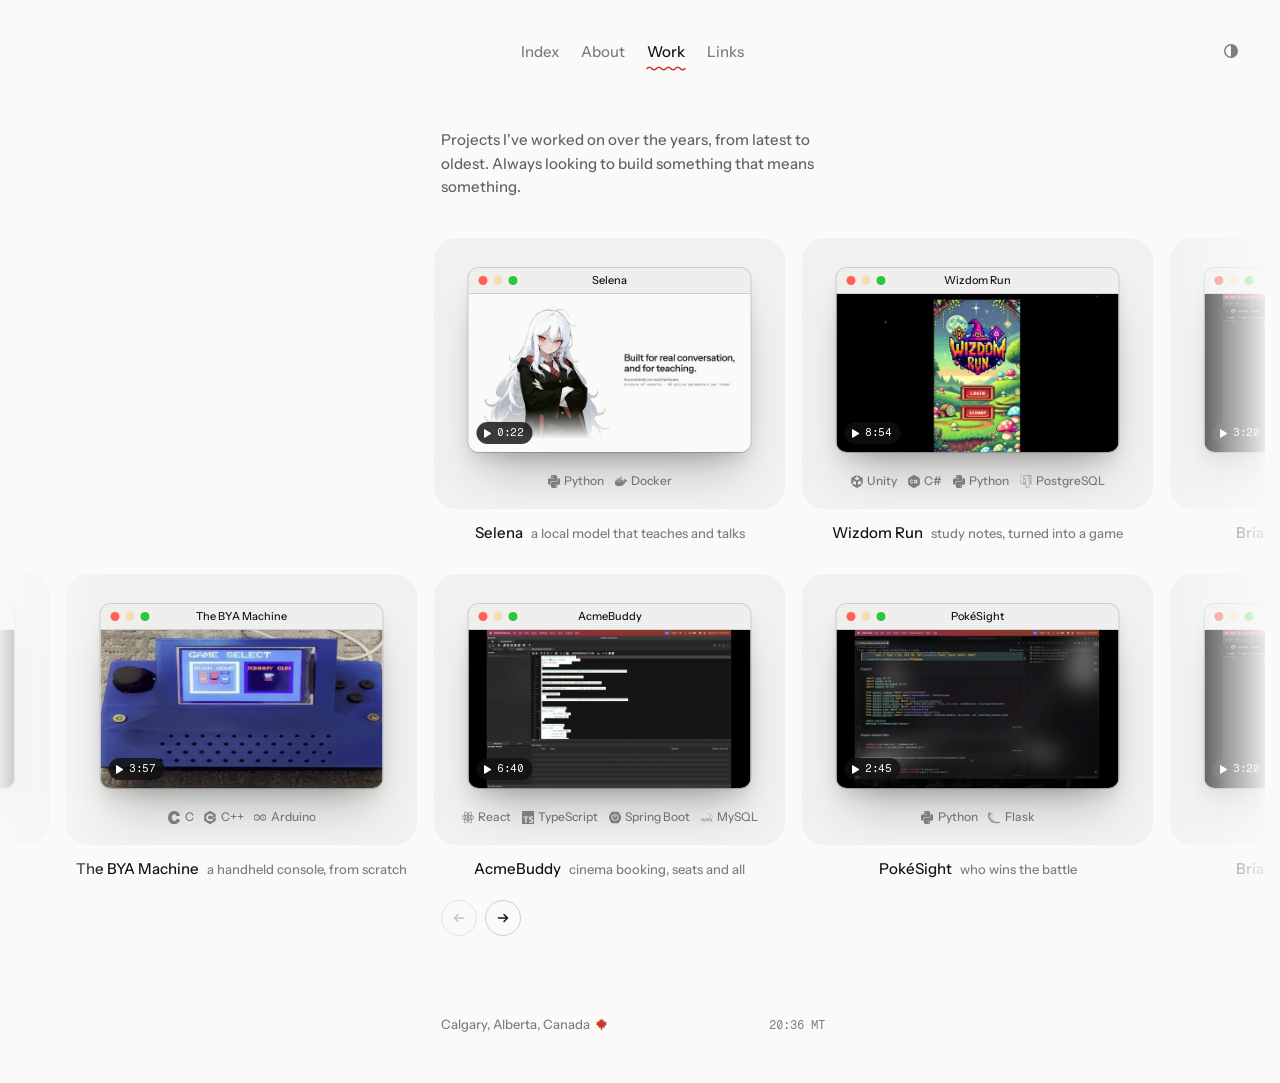
<file: work/index.html>
<!DOCTYPE html>
<html lang="en">
<head>
	<meta charset="UTF-8">
	<meta name="viewport" content="width=device-width, initial-scale=1.0, viewport-fit=cover">
	<meta name="description" content="Things Muhammad Ahmed has built, each with a demo.">
	<meta name="color-scheme" content="light dark">
	<!-- Before anything loads: pick the theme and give the page its own background,
	     so a switch between pages never shows the browser's blank page colour. -->
	<script>(function(){var t;try{t=localStorage.getItem('theme')}catch(e){}if(t!=='light'&&t!=='dark')t=matchMedia('(prefers-color-scheme: dark)').matches?'dark':'light';var r=document.documentElement;r.dataset.theme=t;r.style.colorScheme=t;r.style.backgroundColor=t==='dark'?'#0b0b0b':'#fafaf9';document.querySelector('meta[name="color-scheme"]').content=t;})();</script>
	<meta name="theme-color" content="#fafaf9">
	<title>Work · Muhammad Ahmed</title>

	<link rel="icon" type="image/png" href="/assets/favicon-light.png" id="favicon">
	<link rel="apple-touch-icon" href="/assets/apple-touch-icon.png">

	<script src="/js/theme-init.js"></script>
	<link rel="preconnect" href="https://fonts.googleapis.com">
	<link rel="preconnect" href="https://fonts.gstatic.com" crossorigin>
	<link rel="stylesheet" href="https://fonts.googleapis.com/css2?family=Instrument+Sans:wght@400..700&family=Fragment+Mono&display=swap">
	<link rel="stylesheet" href="/css/site.css">
	<link rel="preload" as="image" href="/assets/posters/demo-selena-thumb.jpg">
	<link rel="preload" as="image" href="/assets/posters/demo-wizdomrun-thumb.jpg">
	<link rel="preload" as="image" href="/assets/posters/demo-briarbot-thumb.jpg">
	<link rel="preload" as="image" href="/assets/posters/demo-pokesight-thumb.jpg">
	<link rel="preload" as="image" href="/assets/posters/demo-acmebuddy-thumb.jpg">
	<link rel="preload" as="image" href="/assets/posters/demo-bya-machine-thumb.jpg">
	<link rel="preload" as="image" href="/assets/posters/demo-reccify-thumb.jpg">
	<link rel="preload" as="image" href="/assets/posters/demo-flightmanagement-thumb.jpg">
	<script type="module" src="/js/site.js"></script>
	<link rel="modulepreload" href="/js/projects.js">
	<link rel="modulepreload" href="/js/player.js">
</head>
<body>
	<header>
		<nav class="site-nav" id="site-nav" aria-label="Pages">
			<a href="/">Index</a>
			<a href="/about/">About</a>
			<a href="/work/" aria-current="page">Work</a>
			<a href="/links/">Links</a>
		</nav>
		<button class="theme-toggle" type="button" aria-label="Switch theme" data-theme-toggle>
			<svg width="16" height="16" viewBox="0 0 16 16" aria-hidden="true"><circle cx="8" cy="8" r="6.25" fill="none" stroke="currentColor" stroke-width="1.5"/><path d="M8 1.75a6.25 6.25 0 0 1 0 12.5Z" fill="currentColor"/></svg>
		</button>
	</header>

	<main class="page">
		<section class="prose">
			<p>
				Projects I've worked on over the years, from latest to oldest. Always
				looking to build something that means something.
			</p>
		</section>

		<section>
			<div class="snake" data-snake></div>
		</section>
	</main>

	<footer class="site-foot">
		<span class="place">Calgary, Alberta, Canada <svg class="leaf" width="13" height="13" viewBox="0 0 24 24" aria-hidden="true"><path d="M12 1.8 L13.5 5 L15.4 4 L14.8 9 L17.4 6.6 L18 8.2 L20.6 7.8 L19.6 10.8 L21 11.6 L16.4 15.4 L17 17.2 L12.7 16.6 L12.7 21.6 L11.3 21.6 L11.3 16.6 L7 17.2 L7.6 15.4 L3 11.6 L4.4 10.8 L3.4 7.8 L6 8.2 L6.6 6.6 L9.2 9 L8.6 4 L10.5 5Z" fill="currentColor" stroke="currentColor" stroke-width="1.4" stroke-linejoin="round"/></svg></span>
		<span class="ticker" id="clock" title="Local time in Calgary"></span>
	</footer>
</body>
</html>
</file>
<file: css/site.css>
/* ---------- tokens ---------- */

:root {
	color-scheme: light;
	--bg: #fafaf9;
	--ink: #121214;
	--text: #636268;
	--mute: #7d7c83;
	--rule: #e6e5e2;
	--card: #f1f1ef;
	--underline: #cfcdd3;
	--disabled: #c4c3c8;
	/* one red for both themes */
	--accent: #cc3430;
	/* the two dragons: Reshiram's sun red, Zekrom's deep blue */
	--sun: #dc4a16;
	--deep: #1d3fae;

	/* hero artwork: its black and its white */
	--art-lo: #0d0d0f;
	--art-hi: #fafaf9;

	--lift: 0 1px 1px #1010140f, 0 10px 18px -6px #10101429, 0 28px 44px -16px #1010144d;

	--sans: "Instrument Sans", ui-sans-serif, system-ui, -apple-system, sans-serif;
	--mono: "Fragment Mono", ui-monospace, "SF Mono", Menlo, monospace;
	--body: 15px;
	--small: 13px;

	--col: 24rem;
	--wide: 40rem;
	--card-w: 22rem;
	/* --vw is the page's real width, set from site.js: 100vw also counts a
	   classic scrollbar, which made full-bleed rows overflow sideways. */
	--edge: max(1rem, (var(--vw, 100vw) - var(--col)) / 2);
}

:root[data-theme="dark"] {
	color-scheme: dark;
	/* The blacks of the hero artwork: the page is the black dragon's median
	   tone, cards its lighter scales, rules and underlines its highlights. */
	/* lifted a little so they still read on black */
	--sun: #f0602f;
	--deep: #4f7cf2;
	--bg: #0b0b0b;
	--ink: #f2f2f2;
	--text: #a3a3a3;
	--mute: #7a7a7a;
	--rule: #212121;
	--card: #161616;
	--underline: #3a3a3a;
	--disabled: #454545;

	--art-lo: #0b0b0b;
	--art-hi: #f2f2f2;

	--lift: 0 1px 1px #0000004d, 0 10px 18px -6px #00000080, 0 28px 44px -16px #000000b3;
}

/* ---------- base ---------- */

*, *::before, *::after { box-sizing: border-box; }

html {
	-webkit-text-size-adjust: 100%;
	-webkit-tap-highlight-color: transparent;
	scrollbar-gutter: stable;
	overflow-x: clip;
	/* no rubber-banding past the ends of the page */
	overscroll-behavior: none;
	background: var(--bg);
}

body {
	margin: 0;
	/* WebKit can still scroll the page sideways past html's clip; clipping here too stops it */
	overflow-x: clip;
	overscroll-behavior: none;
	background: var(--bg);
	color: var(--text);
	font: 480 var(--body) / 1.55 var(--sans);
	font-variant-numeric: tabular-nums;
	-webkit-font-smoothing: antialiased;
	-moz-osx-font-smoothing: grayscale;
}

p, figure, h1, h2 { margin: 0; }
img, video, canvas, svg { display: block; }
button { font: inherit; color: inherit; }
[hidden] { display: none !important; }

::selection { background: color-mix(in oklab, var(--accent) 22%, transparent); }

:focus-visible {
	outline: 2px solid var(--accent);
	outline-offset: 3px;
	border-radius: 4px;
}

em, strong, .ink {
	font-style: normal;
	font-weight: inherit;
	color: var(--ink);
}

a {
	color: inherit;
	text-decoration: underline var(--underline);
	text-decoration-thickness: 1px;
	text-underline-offset: 3px;
}

a:hover {
	color: var(--ink);
	text-decoration-color: var(--ink);
}

/* ---------- layout ---------- */

.page {
	width: min(var(--col), 100% - 2rem);
	margin-inline: auto;
}

/* one gap between every block of every page */
.page > * + * { margin-top: 40px; }
.page > .wide + * { margin-top: 36px; }

.wide {
	--w: min(var(--wide), var(--vw, 100vw) - 2rem);
	width: var(--w);
	margin-inline: calc((100% - var(--w)) / 2);
}

.prose p + p { margin-top: 16px; }

.label {
	font-size: var(--small);
	color: var(--mute);
	margin: 0 0 14px;
}

.small {
	font-size: var(--small);
	color: var(--mute);
}

/* ---------- nav ---------- */

header { position: relative; }

.site-nav {
	display: flex;
	justify-content: center;
	align-items: flex-start;
	gap: 22px;
	padding-top: 36px;
	margin-bottom: 56px;
}

.site-nav a {
	position: relative;
	display: inline-block;
	padding-block: 4px 9px;
	color: var(--mute);
	text-decoration: none;
}

.site-nav a:hover,
.site-nav a[aria-current="page"] { color: var(--ink); }

.squiggle {
	position: absolute;
	left: 0;
	bottom: 0;
	overflow: visible;
	pointer-events: none;
}

.squiggle path {
	fill: none;
	stroke: var(--accent);
	stroke-width: 1.5px;
	stroke-linecap: round;
	stroke-dasharray: 1;
	stroke-dashoffset: 1px;
	stroke-opacity: 0;
	transition: stroke-dashoffset .18s ease-in, stroke-opacity 0s linear .18s;
}

.site-nav.is-ready a[aria-current="page"] .squiggle path {
	stroke-dashoffset: 0;
	stroke-opacity: 1;
	transition: stroke-dashoffset .42s cubic-bezier(.3, 0, .2, 1) .12s, stroke-opacity 0s linear .12s;
}

/* Switching tabs: the highlight jumps to the clicked tab at once, and the
   next page arrives with it already drawn. */
.site-nav.is-switching .squiggle path { transition: none; }
.site-nav.is-switching a[aria-current="page"] .squiggle path { transition: stroke-dashoffset .13s ease-out; }
.site-nav.is-instant .squiggle path { transition: none !important; }

.theme-toggle {
	position: absolute;
	top: 37px;
	right: max(20px, env(safe-area-inset-right));
	display: grid;
	place-items: center;
	width: 28px;
	height: 28px;
	padding: 0;
	border: 0;
	border-radius: 8px;
	background: none;
	color: var(--mute);
	cursor: pointer;
}

@media (max-width: 480px) {
	.site-nav { gap: 18px; }
	.theme-toggle { right: max(8px, env(safe-area-inset-right)); }
}

/* the narrowest phones: keep the last link clear of the theme toggle */
@media (max-width: 350px) {
	.site-nav { gap: 13px; padding-right: 26px; }
}

.theme-toggle:hover { color: var(--ink); }

.theme-toggle svg { transition: transform .5s cubic-bezier(.3, 0, .2, 1); }
[data-theme="dark"] .theme-toggle svg { transform: rotate(180deg); }

/* ---------- hero artwork ---------- */

.hero-art { margin-top: -44px; }

.art {
	position: relative;
	aspect-ratio: 2 / 1;
	width: 100%;
	touch-action: pan-y;
	-webkit-user-select: none;
	user-select: none;
}

@media (max-width: 640px) {
	.art { aspect-ratio: 16 / 10; }
}

.art canvas {
	position: absolute;
	inset: 0;
	width: 100%;
	height: 100%;
}

/* Shown only when WebGL isn't available: the plain image, blended into the page. */
.art img {
	width: 100%;
	height: 100%;
	object-fit: cover;
	border-radius: 24px;
	opacity: 0;
	mix-blend-mode: multiply;
}

[data-theme="dark"] .art img { mix-blend-mode: screen; }
.art.no-gl img { opacity: 1; }
.art.no-gl canvas { display: none; }

.art-caption {
	position: relative;
	display: flex;
	justify-content: center;
	align-items: center;
	gap: 5px;
	margin: -22px 0 0;
	font-size: 12px;
	color: var(--mute);
}

/* A link that starts with a small icon. The underline is a border, so it
   runs under the icon as well as the words. */
.icon-link {
	display: inline-flex;
	align-items: center;
	gap: 3px;
	border-bottom: 1px solid transparent;
	line-height: 1.25;
	text-decoration: none;
}

.icon-link svg { flex: none; }
.icon-link:hover { border-bottom-color: currentColor; }

/* one that is underlined all the time, like the links in the text */
.icon-link.is-lined { border-bottom-color: var(--underline); }
.icon-link.is-lined:hover { border-bottom-color: var(--ink); }

/* ---------- name ---------- */

.name {
	position: relative;
	display: inline-block;
	color: var(--accent);
}

.name .squiggle { bottom: -3px; }

.name .squiggle path {
	stroke-width: 1.4px;
	stroke-dashoffset: 0;
	stroke-opacity: .55;
	transition: none;
}

.name:hover .squiggle path {
	stroke-opacity: 1;
	animation: name-draw .52s cubic-bezier(.3, 0, .2, 1);
}

@keyframes name-draw { from { stroke-dashoffset: 1; } }

/* ---------- pokédex cards (js/dex.js) ---------- */

.dex {
	cursor: pointer;
	text-decoration: underline dotted var(--underline);
	text-underline-offset: 3px;
}

.dex[data-dex="reshiram"], .dex-card[data-dex="reshiram"] .dex-name { color: var(--sun); }
.dex[data-dex="zekrom"], .dex-card[data-dex="zekrom"] .dex-name { color: var(--deep); }

.dex:hover, .dex:focus-visible { text-decoration-color: currentColor; }

.dex-card {
	position: absolute;
	/* parked at the top of the page until it is first placed, so it never adds to the page's height */
	top: 0;
	left: 0;
	z-index: 70;
	display: grid;
	grid-template-columns: 88px minmax(0, 1fr);
	gap: 14px;
	width: min(21rem, 100vw - 24px);
	padding: 12px 14px 12px 12px;
	border: 1px solid var(--rule);
	border-radius: 14px;
	background: var(--bg);
	box-shadow: var(--lift);
	font-size: var(--small);
	line-height: 1.5;
	color: var(--text);
	opacity: 0;
	transform: translateY(-3px) scale(.985);
	transform-origin: var(--pointer, 50%) 0;
	pointer-events: none;
	/* a soft fade with barely any movement; only opacity and transform, so it never drags */
	transition: opacity .22s ease-out, transform .26s cubic-bezier(.25, .1, .25, 1);
	will-change: opacity, transform;
}

/* open, it can be hovered and its link clicked; the strip above it bridges the gap to the name */
.dex-card.is-open { pointer-events: auto; }

.dex-card::after {
	content: "";
	position: absolute;
	left: 0;
	right: 0;
	top: -12px;
	height: 12px;
}

.dex-card.is-above::after {
	top: auto;
	bottom: -12px;
}

.dex-card.is-above {
	transform: translateY(3px) scale(.985);
	transform-origin: var(--pointer, 50%) 100%;
}

.dex-card.is-open {
	opacity: 1;
	transform: none;
}

/* the pointer towards the name */
.dex-card::before {
	content: "";
	position: absolute;
	left: calc(var(--pointer, 50%) - 5px);
	top: -6px;
	width: 10px;
	height: 10px;
	border: 1px solid var(--rule);
	border-right: 0;
	border-bottom: 0;
	border-radius: 2px 0 0 0;
	background: var(--bg);
	transform: rotate(45deg);
}

.dex-card.is-above::before {
	top: auto;
	bottom: -6px;
	transform: rotate(225deg);
}

/* left column: the sprite on its own tile, like a dex screen, with its measurements under it */
.dex-side {
	display: grid;
	grid-template-rows: auto auto 1fr;
	gap: 8px;
	justify-items: start;
}

/* where the sprite comes from, at the foot of the column */
.dex-source {
	align-self: end;
	gap: 4px;
	margin-left: 2px;
	font-size: 11px;
}

.dex-source img { border-radius: 2px; }

.dex-sprite {
	display: grid;
	place-items: center;
	width: 100%;
	aspect-ratio: 1;
	border-radius: 10px;
	background: var(--card);
	overflow: hidden;
}

.dex-sprite img {
	max-width: 84%;
	max-height: 84%;
	image-rendering: pixelated;
}

.dex-card.no-sprite .dex-sprite { display: none; }

.dex-stats {
	display: grid;
	gap: 1px;
	margin: 0;
	padding-left: 2px;
	font: 11px / 1.45 var(--mono);
	letter-spacing: -.01em;
	color: var(--mute);
}

.dex-entry p { margin: 0; }

.dex-no {
	font: 11px / 1.4 var(--mono);
	letter-spacing: -.01em;
	color: var(--mute);
}

.dex-name {
	font-size: var(--body);
	line-height: 1.3;
	color: var(--ink);
}

.dex-kind {
	display: flex;
	flex-wrap: wrap;
	align-items: center;
	gap: 3px 7px;
	font-size: 12px;
	color: var(--mute);
}

/* the types, as their badges from the games */
.dex-types {
	display: inline-flex;
	gap: 3px;
}

.dex-types img { image-rendering: pixelated; }
.dex-bio { margin-top: 6px !important; }

/* ---------- shelf ---------- */

.shelf {
	width: var(--vw, 100vw);
	margin-inline: calc(50% - var(--vw, 100vw) / 2);
}

.shelf-track {
	display: flex;
	gap: 20px;
	padding-inline: var(--edge) 1rem;
	padding-bottom: 4px;
	overflow-x: auto;
	overscroll-behavior-x: none;
	scroll-snap-type: x mandatory;
	scroll-padding-inline: var(--edge);
	scrollbar-width: none;
}

.shelf-track::-webkit-scrollbar { display: none; }

.shelf-nav {
	display: flex;
	gap: 8px;
	margin-top: 20px;
	padding-inline: var(--edge);
}

.shelf[data-fits] .shelf-nav { display: none; }

/* ---------- work page: the snake (see initSnake) ---------- */

.snake {
	--fade: clamp(14px, 9vw, 150px);
	width: var(--vw, 100vw);
	margin-inline: calc(50% - var(--vw, 100vw) / 2);
}

/* Cards are placed by script and dissolve into the page at both edges.
   Sideways drags belong to the snake; vertical ones still scroll the page. */
.snake-stage {
	position: relative;
	overflow: clip;
	touch-action: pan-y;
	-webkit-mask-image: linear-gradient(to right, #0000, #000 var(--fade), #000 calc(100% - var(--fade)), #0000);
	mask-image: linear-gradient(to right, #0000, #000 var(--fade), #000 calc(100% - var(--fade)), #0000);
}

.snake-stage:focus-visible { outline-offset: -2px; }

.snake-stage .card {
	position: absolute;
	top: 0;
	left: 0;
	will-change: transform;
}

.snake[data-fits] .shelf-nav { display: none; }

/* ---------- previous / next buttons ---------- */

.shelf-btn {
	display: grid;
	place-items: center;
	width: 36px;
	height: 36px;
	padding: 0;
	border: 1px solid var(--underline);
	border-radius: 50%;
	background: none;
	color: var(--ink);
	cursor: pointer;
	transition: background-color .2s, border-color .2s, color .2s, transform .2s cubic-bezier(.2, .8, .2, 1);
}

.shelf-btn svg { transition: transform .25s cubic-bezier(.2, .8, .2, 1); }

/* hover: the button fills with ink and its arrow leans the way it points */
.shelf-btn:hover:not(:disabled) {
	border-color: var(--ink);
	background: var(--ink);
	color: var(--bg);
}

.shelf-btn[data-dir="-1"]:hover:not(:disabled) svg { transform: translateX(-2px); }
.shelf-btn[data-dir="1"]:hover:not(:disabled) svg { transform: translateX(2px); }
.shelf-btn:active:not(:disabled) { transform: scale(.92); }

.shelf-btn:disabled {
	border-color: var(--rule);
	color: var(--disabled);
	cursor: default;
}

/* ---------- cards ---------- */

.card {
	flex: none;
	width: min(var(--card-w), var(--vw, 100vw) - 3rem);
	scroll-snap-align: start;
}


.card-face {
	position: relative;
	display: grid;
	place-items: center;
	width: 100%;
	aspect-ratio: 352 / 330;
	padding: 0 0 16px;
	border: 0;
	border-radius: 24px;
	background: var(--card);
	text-align: left;
	cursor: pointer;
	overflow: hidden;
	isolation: isolate;
}

.card-face:focus-visible { border-radius: 24px; }

/* index page: a canvas sketch fills the face, with its formula along the bottom */
.card-face.is-sketch {
	aspect-ratio: 352 / 384;
	padding: 0;
	cursor: default;
}

.card-face > canvas.face {
	position: absolute;
	inset: 0;
	width: 100%;
	height: 100%;
}

.is-sketch .card-note {
	justify-content: space-between;
	align-items: baseline;
	gap: 12px;
}

.card-note math {
	font-family: "STIX Two Math", "Cambria Math", math;
	font-size: 15px;
	color: var(--text);
}

.readout {
	flex: none;
	font-variant-numeric: tabular-nums;
}

/* work page: the window sits near the top of its card, the tools centred under it */
.card-face[data-demo] {
	display: flex;
	flex-direction: column;
	align-items: center;
	aspect-ratio: auto;
	padding: 30px 0 0;
}

.card-face[data-demo] .card-note {
	position: static;
	justify-content: center;
	max-width: calc(100% - 28px);
	margin: 20px 0 18px;
}

.window {
	position: relative;
	display: block;
	width: 80%;
	border-radius: 10px;
	background: var(--card);
	box-shadow: var(--lift), 0 0 0 1px var(--underline);
	overflow: hidden;
	transition: transform .25s cubic-bezier(.2, .8, .25, 1);
}

.card-face:hover .window { transform: translateY(-3px); }
.card-face:active .window { transform: scale(.985); }

.window-bar {
	position: relative;
	display: flex;
	align-items: center;
	gap: 6px;
	height: 26px;
	padding-inline: 10px;
	border-bottom: 1px solid var(--underline);
	/* the same brushed grey chrome as the player this window opens into */
	background:
		repeating-linear-gradient(0deg, transparent 0 1px, color-mix(in srgb, var(--ink) 2.5%, transparent) 1px 2px),
		var(--card);
}

.window-bar i {
	width: 9px;
	height: 9px;
	border-radius: 50%;
	background: #28c840;
}

.window-bar i:first-child { background: #ff5f57; }
.window-bar i:nth-child(2) { background: #febc2e; opacity: .35; }

.window-title {
	position: absolute;
	inset: 0;
	text-align: center;
	font-size: 11px;
	line-height: 25px;
	color: var(--ink);
	pointer-events: none;
}

/* The screen: a still that fades in once it has loaded, with the hover preview
   over it. Never black while waiting, so arriving on the page doesn't flash. */
.screen {
	position: relative;
	display: block;
	aspect-ratio: 16 / 9;
	/* the same grey as the window around it: an empty screen is not a visible block */
	background: var(--card);
}

.screen .thumb, .screen video {
	position: absolute;
	inset: 0;
	width: 100%;
	height: 100%;
	object-fit: cover;
	opacity: 0;
	transition: opacity .35s ease;
}

.screen .thumb.is-loaded, .has-frames .screen video { opacity: 1; }

/* On arrival the cards wait for their stills (initSnake), which then show at once. */
.snake.is-waiting .card > * { animation-play-state: paused; }
.snake.is-waiting .thumb { transition: none; }

.play-chip {
	position: absolute;
	left: 8px;
	bottom: 8px;
	display: flex;
	align-items: center;
	gap: 5px;
	padding: 2px 8px 2px 7px;
	border-radius: 999px;
	background: #111111d1;
	font: 11px / 18px var(--mono);
	letter-spacing: -.01em;
	color: #fff;
	transition: opacity .2s;
}

.card-face.is-previewing .play-chip { opacity: 0; }

.card-note {
	position: absolute;
	left: 18px;
	right: 18px;
	bottom: 14px;
	display: flex;
	gap: 10px;
	font-size: 12px;
	color: var(--mute);
	white-space: nowrap;
	overflow: hidden;
	pointer-events: none;
}

.tech {
	flex: none;
	display: inline-flex;
	align-items: center;
	gap: 4px;
}

/* single-colour logo, tinted with the text colour */
.tech-icon {
	width: 13px;
	height: 13px;
	background: currentColor;
	-webkit-mask: var(--icon) center / contain no-repeat;
	mask: var(--icon) center / contain no-repeat;
}

/* name and one-liner, centred under the card */
.card-cap {
	display: flex;
	flex-wrap: wrap;
	justify-content: center;
	align-items: baseline;
	gap: 0 8px;
	margin-top: 12px;
	text-align: center;
}

.card-name { flex: none; color: var(--ink); text-decoration: none; }
a.card-name:hover { text-decoration: underline; }
.card-desc { font-size: var(--small); color: var(--mute); }

/* ---------- player: an old-school QuickTime window, in monochrome ---------- */

.qt {
	width: min(56rem, 100vw - 2rem);
	max-width: none;
	padding: 0;
	border: 0;
	border-radius: 10px;
	background: none;
	color: var(--text);
	box-shadow: var(--lift), 0 0 0 1px var(--underline);
	overflow: hidden;
}

.qt:focus { outline: none; }
.qt[open] { will-change: transform, opacity; }

/* A plain veil: blurring the page behind it made the open and close animations stutter. */
.qt::backdrop { background: color-mix(in oklab, var(--bg) 88%, transparent); }

/* The window's own entrance and exit are run from player.js; the backdrop follows along. */
/* Two separate keyframes: reversing the same one on an animation that has
   already finished snaps the veil away instead of fading it. */
.qt[open]::backdrop { animation: qt-veil-in .26s ease both; }
.qt.is-closing::backdrop { animation: qt-veil-out .2s ease both; }
@keyframes qt-veil-in { from { opacity: 0; } }
@keyframes qt-veil-out { to { opacity: 0; } }

/* The chrome is the card grey with a faint brushed grain, like the metal windows it borrows from. */
.qt-window {
	display: flex;
	flex-direction: column;
	background:
		repeating-linear-gradient(0deg, transparent 0 1px, color-mix(in srgb, var(--ink) 2.5%, transparent) 1px 2px),
		var(--card);
}

.qt-bar {
	position: relative;
	display: flex;
	align-items: center;
	height: 30px;
	padding-inline: 11px;
	border-bottom: 1px solid var(--underline);
}

.qt-lights {
	position: relative;
	z-index: 1;
	display: flex;
	gap: 7px;
}

/* traffic lights: red closes, green goes full screen, yellow is switched off */
.qt-light {
	width: 12px;
	height: 12px;
	padding: 0;
	border: 0;
	border-radius: 50%;
	box-shadow: inset 0 0 0 .5px #00000033;
}

button.qt-light { cursor: pointer; }
.qt-light.is-close { background: #ff5f57; }
.qt-light.is-min { background: #febc2e; opacity: .35; }
.qt-light.is-full { background: #28c840; }

.qt-title {
	position: absolute;
	inset: 0;
	padding-inline: 70px;
	text-align: center;
	font-size: var(--small);
	line-height: 30px;
	color: var(--ink);
	white-space: nowrap;
	overflow: hidden;
	text-overflow: ellipsis;
	pointer-events: none;
}

.qt-stage {
	position: relative;
	aspect-ratio: 16 / 9;
	max-height: calc(100dvh - 16rem);
	width: 100%;
	/* a still of the demo sits here (set from player.js) until the video is really playing */
	background: #000 center / contain no-repeat;
	overflow: hidden;
}

.qt-stage video {
	width: 100%;
	height: 100%;
	object-fit: contain;
	cursor: pointer;
	opacity: 0;
	transition: opacity .28s ease;
}

.qt-stage.has-frame video { opacity: 1; }

.qt-spinner {
	position: absolute;
	top: 50%;
	left: 50%;
	width: 28px;
	height: 28px;
	margin: -14px;
	border: 2.5px solid #ffffff40;
	border-top-color: #fff;
	border-radius: 50%;
	opacity: 0;
	pointer-events: none;
	transition: opacity .15s;
	animation: qt-spin .8s linear infinite paused;
}

/* only for a real stall: it waits most of a second before showing, and never shows on the way out */
.qt-stage.is-waiting .qt-spinner {
	opacity: 1;
	transition: opacity .25s .9s;
	animation-play-state: running;
}

.qt.is-closing .qt-spinner { opacity: 0; transition: none; }
@keyframes qt-spin { to { transform: rotate(360deg); } }

/* the control deck under the picture */
.qt-deck {
	display: grid;
	gap: 9px;
	padding: 10px 12px 11px;
	border-top: 1px solid var(--underline);
}

/* recessed well: timecode, scrubber, length */
.qt-well {
	display: grid;
	grid-template-columns: auto 1fr auto;
	align-items: center;
	gap: 10px;
	height: 26px;
	padding-inline: 9px;
	border: 1px solid var(--underline);
	border-radius: 6px;
	background: var(--bg);
	box-shadow: inset 0 1px 2px color-mix(in srgb, var(--ink) 9%, transparent);
}

.qt-time {
	font: 11px / 1 var(--mono);
	letter-spacing: -.01em;
	color: var(--text);
}

.qt-controls {
	display: grid;
	grid-template-columns: 1fr auto 1fr;
	align-items: center;
}

.qt-volume, .qt-transport, .qt-extra {
	display: flex;
	align-items: center;
}

.qt-volume { gap: 4px; }
.qt-volume .qt-range { width: 72px; }
.qt-transport { gap: 7px; }
.qt-extra { justify-self: end; }

/* round, slightly raised buttons */
.qt-btn {
	display: grid;
	place-items: center;
	width: 28px;
	height: 28px;
	padding: 0;
	border: 1px solid var(--underline);
	border-radius: 50%;
	background: linear-gradient(var(--bg), var(--card));
	box-shadow: 0 1px 1px color-mix(in srgb, var(--ink) 10%, transparent);
	color: var(--ink);
	cursor: pointer;
}

.qt-btn:hover { border-color: var(--mute); }
.qt-btn:active { background: var(--rule); box-shadow: inset 0 1px 2px color-mix(in srgb, var(--ink) 18%, transparent); }

.qt-btn.is-flat {
	border-color: transparent;
	background: none;
	box-shadow: none;
	color: var(--text);
}

.qt-btn.is-flat:hover { color: var(--ink); }
.qt-play { width: 40px; height: 40px; }
.qt-play svg { width: 18px; height: 18px; }
.qt-icon-play { margin-left: 2px; }

.qt-icon-pause, .qt-icon-muted { display: none; }
.qt-window:not(.is-paused) .qt-icon-play, .qt-window.is-muted .qt-icon-volume { display: none; }
.qt-window:not(.is-paused) .qt-icon-pause, .qt-window.is-muted .qt-icon-muted { display: block; }

.qt-range {
	--fill: 0%;
	--buffer: 0%;
	--track: linear-gradient(to right, var(--ink) var(--fill), var(--mute) var(--fill), var(--mute) var(--buffer), var(--underline) var(--buffer));
	-webkit-appearance: none;
	appearance: none;
	width: 100%;
	height: 16px;
	margin: 0;
	background: none;
	cursor: pointer;
}

.qt-range::-webkit-slider-runnable-track { height: 3px; border-radius: 2px; background: var(--track); }
.qt-range::-moz-range-track { height: 3px; border-radius: 2px; background: var(--track); }

.qt-range::-webkit-slider-thumb {
	-webkit-appearance: none;
	width: 11px;
	height: 11px;
	margin-top: -4px;
	border: 1px solid var(--mute);
	border-radius: 50%;
	background: var(--bg);
}

.qt-range::-moz-range-thumb {
	width: 9px;
	height: 9px;
	border: 1px solid var(--mute);
	border-radius: 50%;
	background: var(--bg);
}

/* the scrubber's playhead is the old player's little downward pointer */
.qt-seek::-webkit-slider-thumb {
	width: 11px;
	height: 9px;
	margin-top: -8px;
	border: 0;
	border-radius: 0;
	background: var(--ink);
	clip-path: polygon(0 0, 100% 0, 50% 100%);
}

.qt-seek::-moz-range-thumb {
	width: 11px;
	height: 9px;
	border: 0;
	border-radius: 0;
	background: var(--ink);
	clip-path: polygon(0 0, 100% 0, 50% 100%);
	transform: translateY(-6px);
}

.qt-info {
	display: flex;
	align-items: baseline;
	justify-content: space-between;
	gap: 20px;
	padding: 10px 14px 12px;
	border-top: 1px solid var(--underline);
	background: var(--bg);
	font-size: var(--small);
}

.qt-links { flex: none; }

/* the same window around an embedded page instead of a video: no control deck */
.qt.is-embed { width: min(38rem, 100vw - 2rem); }
.qt.is-embed .qt-deck, .qt.is-embed video, .qt.is-embed .qt-spinner { display: none; }
.qt.is-embed .qt-stage { background: #fff; }

.qt-stage iframe {
	display: block;
	width: 100%;
	height: 100%;
	border: 0;
}

/* full screen: the picture grows, the deck stays docked under it */
.qt-window:fullscreen { width: 100vw; height: 100vh; }
.qt-window:fullscreen .qt-stage { flex: 1; aspect-ratio: auto; max-height: none; min-height: 0; }
.qt-window:fullscreen .qt-bar, .qt-window:fullscreen .qt-info { display: none; }
.qt-window:-webkit-full-screen { width: 100vw; height: 100vh; }
.qt-window:-webkit-full-screen .qt-stage { flex: 1; aspect-ratio: auto; max-height: none; min-height: 0; }
.qt-window:-webkit-full-screen .qt-bar, .qt-window:-webkit-full-screen .qt-info { display: none; }

@media (max-width: 560px) {
	.qt-info { flex-direction: column; gap: 4px; }
	.qt-transport { gap: 5px; }
}

/* Touch devices set volume with their hardware buttons. */
@media (hover: none) {
	.qt-volume .qt-range { display: none; }
}

/* ---------- rows: experience and contact ---------- */

.rows > * + * { margin-top: 28px; }
.rows.is-links > * + * { margin-top: 16px; }

.row {
	display: grid;
	grid-template-columns: 36px minmax(0, 1fr);
	column-gap: 14px;
}

.rows.is-links .row { align-items: center; }

.row-icon {
	display: grid;
	place-items: center;
	width: 36px;
	height: 36px;
	border: 1px solid var(--rule);
	border-radius: 10px;
	background: var(--card);
	color: var(--ink);
	font-weight: 600;
}

/* logos are transparent, so the tile behind them follows the theme */
img.row-icon {
	object-fit: cover;
	background: #fff;
}

[data-theme="dark"] img.row-icon { background: var(--card); }

/* about page: a logo is a plain link to the same place as its name */
.row-link { display: block; }

/* links page: the badge is a link as well, and it and the name light up together */
a.row-icon {
	text-decoration: none;
	transition: background-color .2s, border-color .2s, color .2s, transform .2s cubic-bezier(.2, .8, .2, 1);
}

.rows.is-links .row:has(a:hover) .row-icon {
	border-color: var(--ink);
	background: var(--ink);
	color: var(--bg);
}

.rows.is-links .row:has(a:hover) .card-name { text-decoration: underline; }
a.row-icon:active { transform: scale(.93); }

/* set a touch tight, so role, dates and time served fit on one line */
.row .when { font-size: var(--small); letter-spacing: -.02em; color: var(--mute); }

/* ---------- footer ---------- */

.site-foot {
	display: flex;
	justify-content: space-between;
	align-items: baseline;
	gap: 16px;
	width: min(var(--col), 100% - 2rem);
	margin: 78px auto 0;
	padding-bottom: 48px;
	font-size: var(--small);
	color: var(--mute);
}

.site-foot .place {
	display: inline-flex;
	align-items: center;
	gap: 5px;
}

.leaf { flex: none; color: var(--accent); }

.site-foot .ticker {
	font-family: var(--mono);
	font-size: 12px;
	letter-spacing: -.01em;
}

/* ---------- page + theme transitions ---------- */

/* Arriving on a page: the nav stays put while each block of the page rises
   into place, one after the other. */
.page > *, .site-foot { animation: rise-in .55s cubic-bezier(.2, .8, .2, 1) backwards; }
.page > :nth-child(2) { animation-delay: 70ms; }
.page > :nth-child(3) { animation-delay: 140ms; }
.page > :nth-child(4) { animation-delay: 210ms; }
.site-foot { animation-delay: 260ms; }

/* rows (experience, contact) and cards follow, each a beat behind the last */
.row, .card > * {
	animation: rise-in .6s cubic-bezier(.2, .8, .2, 1) backwards;
	animation-delay: calc(var(--i, 0) * 65ms + 160ms);
}

.row:nth-child(2), .shelf .card:nth-child(2) { --i: 1; }
.row:nth-child(3), .shelf .card:nth-child(3) { --i: 2; }
.row:nth-child(4), .shelf .card:nth-child(4) { --i: 3; }
.row:nth-child(5), .shelf .card:nth-child(5) { --i: 4; }

@keyframes rise-in { from { opacity: 0; transform: translateY(14px); } }

/* A fresh load waits at the first frame of all that until the page is ready
   to play it smoothly (theme-init.js lets go). */
.is-loading .page > *, .is-loading .site-foot,
.is-loading .row, .is-loading .card > * { animation-play-state: paused; }

/* Leaving for another tab: the whole page slips out first (run from site.js). */
.is-leaving .page, .is-leaving .site-foot { animation: page-out .14s ease-in both; }
@keyframes page-out { to { opacity: 0; transform: translateY(-6px); } }

/* While the theme flips, every colour on the page cross-fades together. */
.theme-fading,
.theme-fading *,
.theme-fading *::before,
.theme-fading *::after {
	transition: background-color .3s ease, color .3s ease, border-color .3s ease,
		stroke .3s ease, fill .3s ease, box-shadow .3s ease, text-decoration-color .3s ease !important;
}

@media (prefers-reduced-motion: reduce) {
	.page > *, .site-foot, .row, .card > *,
	.is-leaving .page, .is-leaving .site-foot { animation: none; }

	.shelf-btn, .shelf-btn svg, a.row-icon, .dex-card, .screen .thumb, .screen video { transition: none; }

	.squiggle path,
	.site-nav.is-ready a[aria-current="page"] .squiggle path,
	.theme-toggle svg,
	.window { transition: none; }

	.name:hover .squiggle path,
	.qt[open]::backdrop, .qt.is-closing::backdrop { animation: none; }
	.qt-stage video { transition: none; }
}
</file>
